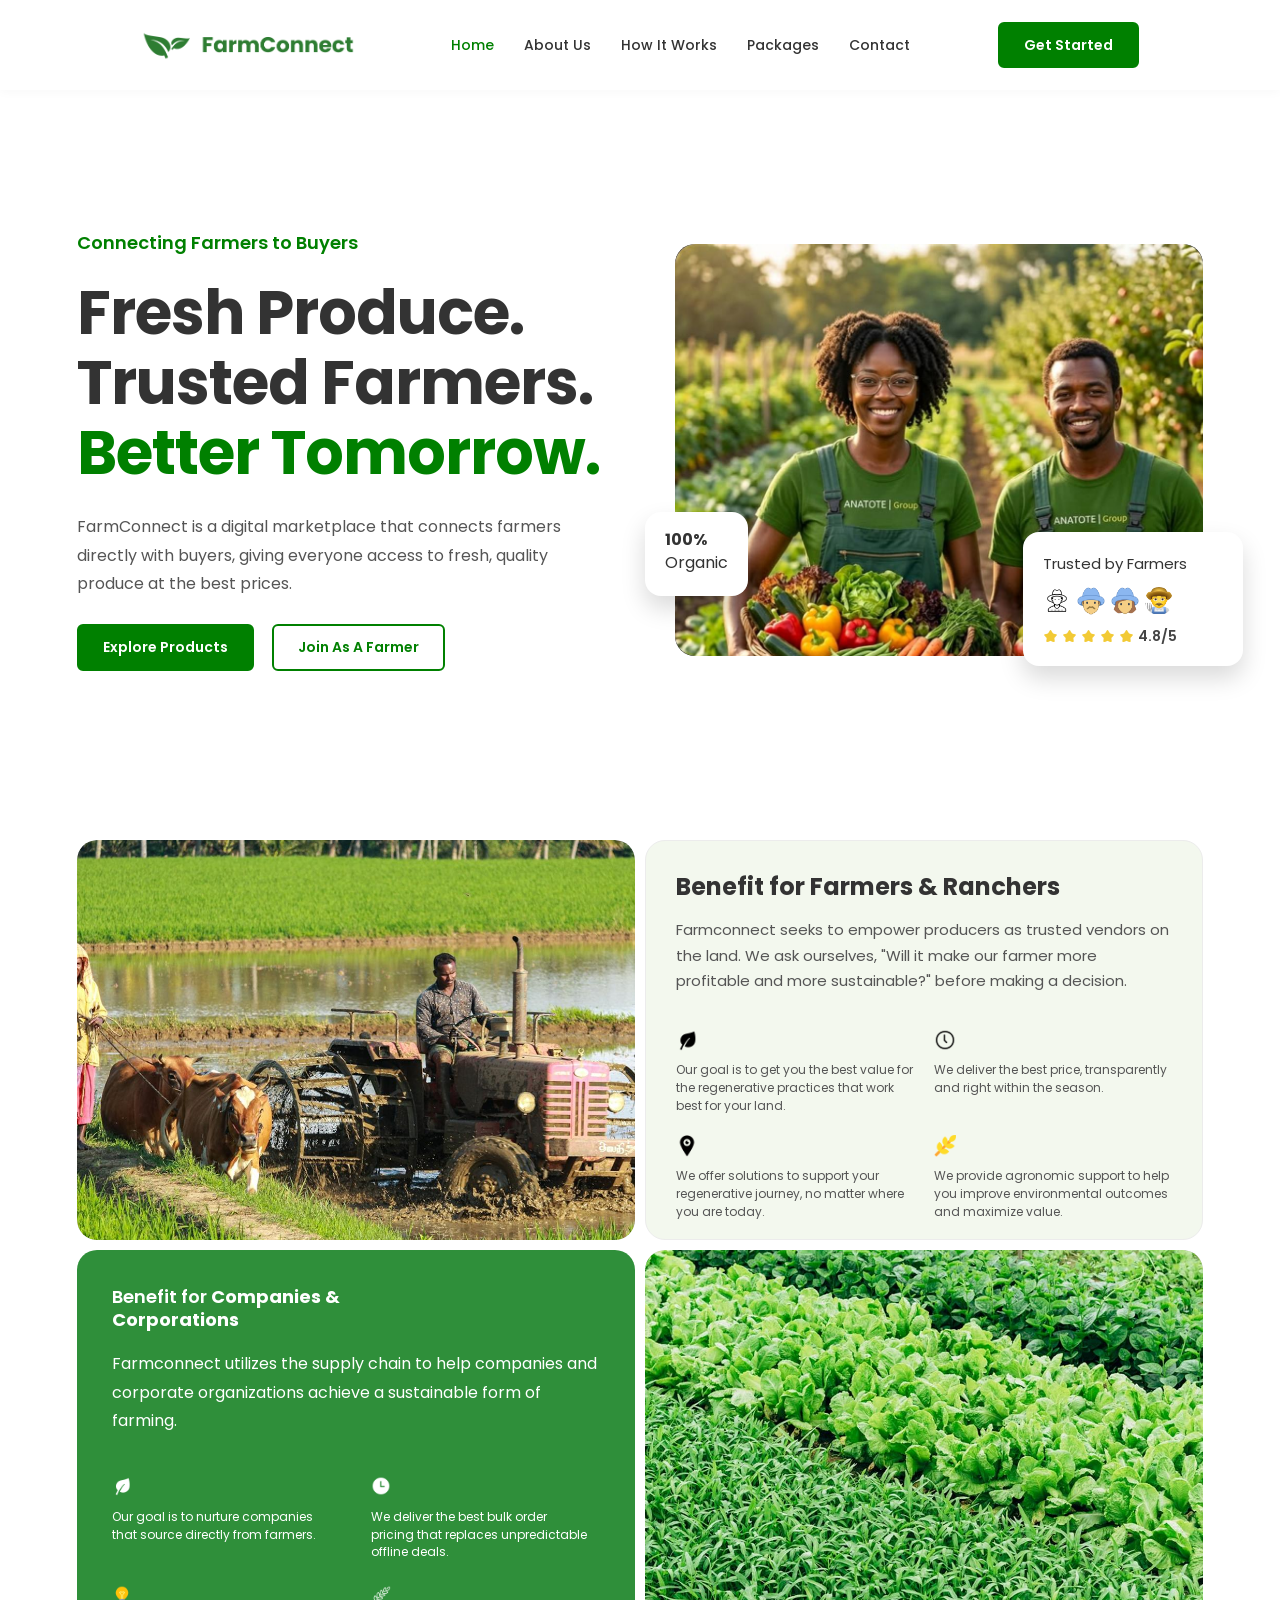
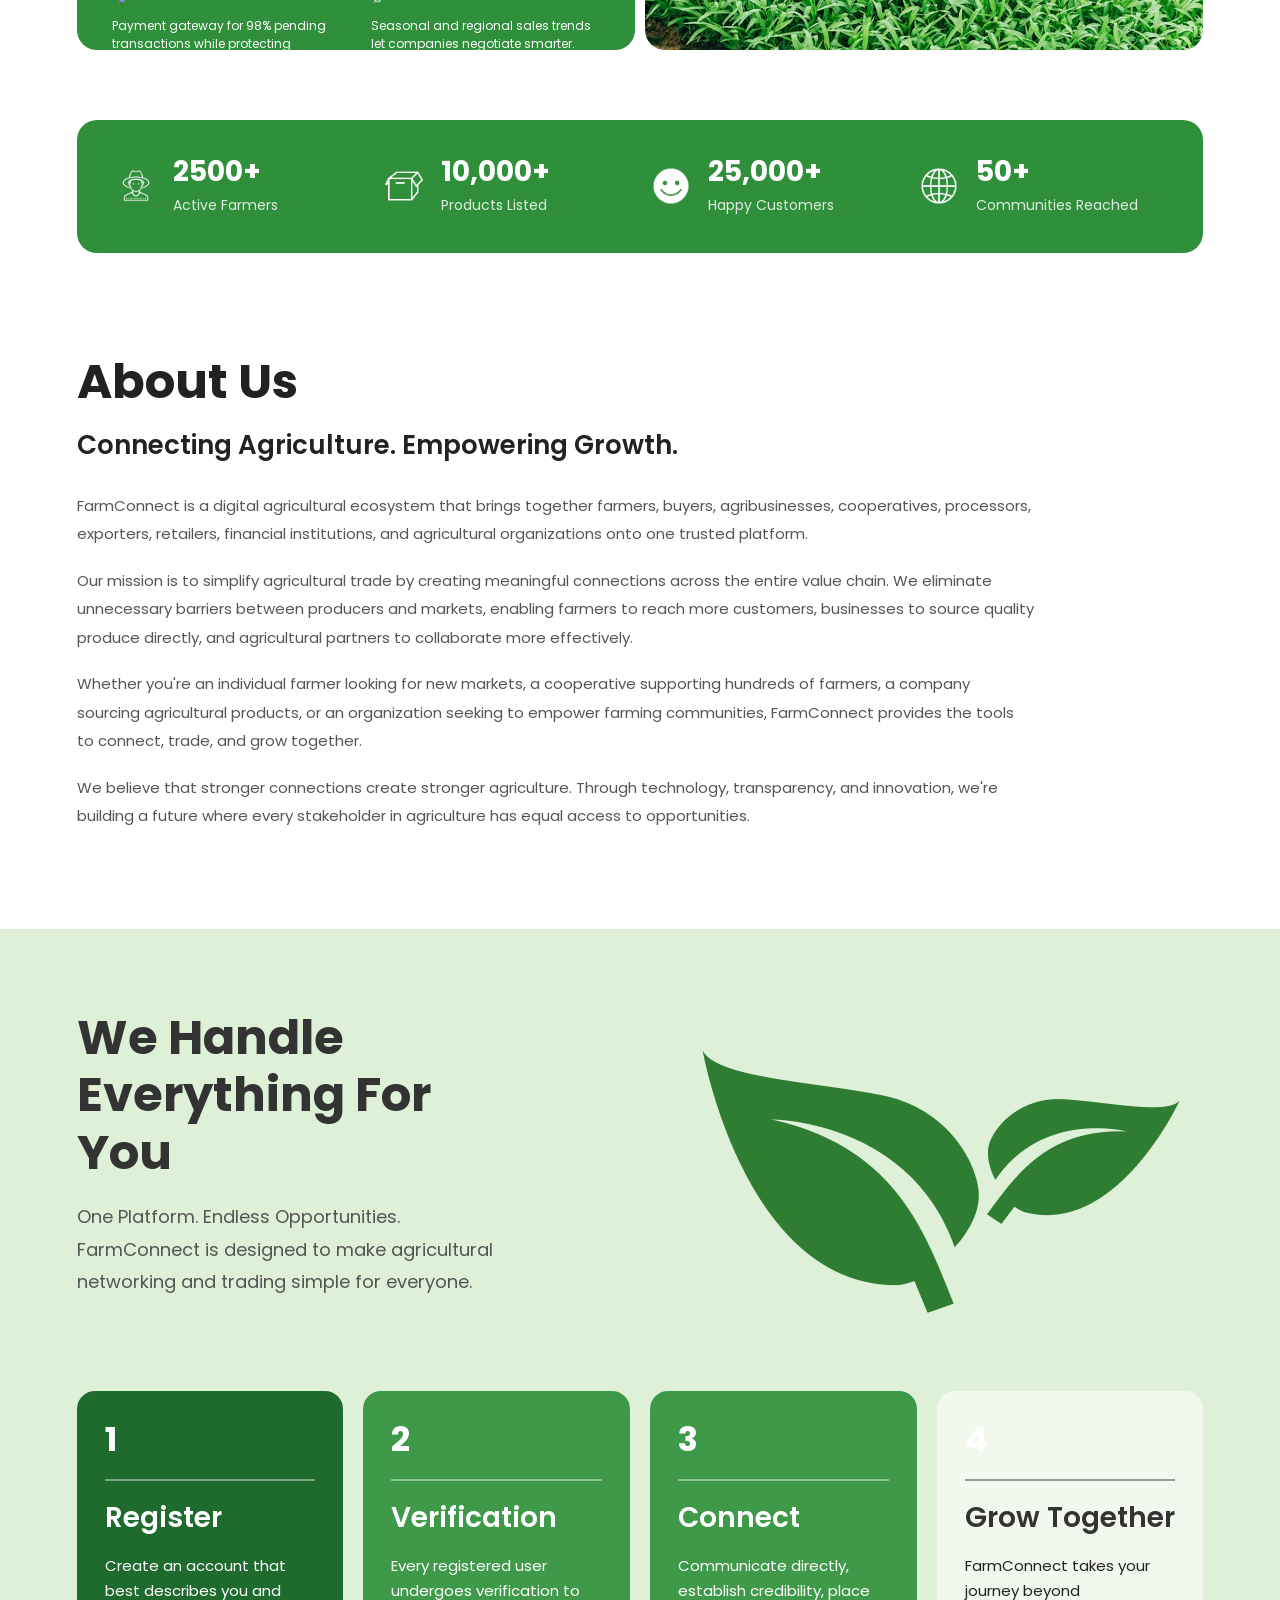
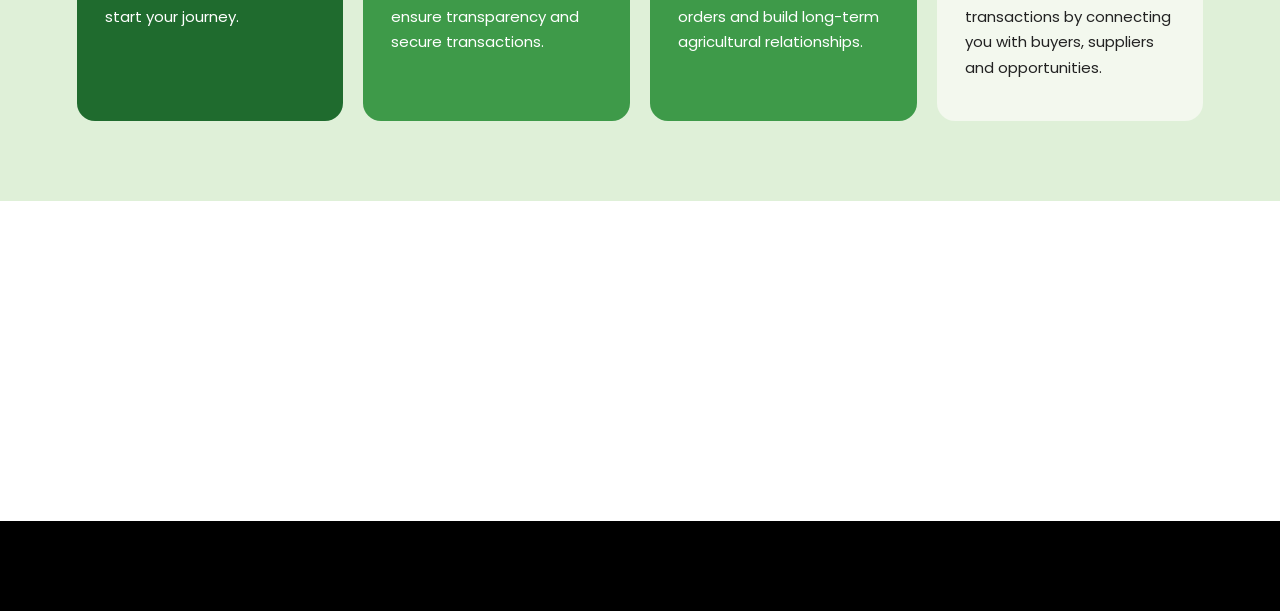
<file: index.html>
<!DOCTYPE html>
<html lang="en">
<head>
    <meta charset="UTF-8">
    <meta name="viewport" content="width=device-width, initial-scale=1.0">
    <title>FarmConnect</title>
        <link rel="stylesheet" href="css/style.css">
       <link rel="stylesheet" href="css/navbar.css">
</head>
<body>
      <!-- HEADER -->
    <header>
        <nav class="navbar container">
              <!-- Logo -->
    <a href="index.html" class="logo">
        <img src="images/logo/Horizontal Logo Gree.png" alt="Horizontal Logo Gree">
    </a>

    <!-- Navigation Links -->
    <ul class="nav-links">

        <li><a href="#home" class="active">Home</a></li>
        <li><a href="#about">About Us</a></li>
        <li><a href="#how-it-works">How It Works</a></li>
        <li><a href="#packages">Packages</a></li>
        <li><a href="#contact">Contact</a></li>

    </ul>

    <!-- Get Started Button -->
    <a href="pages/signup.html" class="btn btn-green">
        Get Started
    </a>

    <!-- Mobile Menu -->
    <div class="menu-toggle">
        <span></span>
        <span></span>
        <span></span>
    </div>

</nav>
    </header>

    <main>

        <!-- HERO -->
        <section id="home" class="hero">
                <div class="container">
                     <!-- LEFT SIDE -->
        <div class="hero-content">

            <span class="hero-subtitle">
                Connecting Farmers to Buyers
            </span>

            <h1 class="hero-title">
                Fresh Produce.
                <br>
                Trusted Farmers.
                <br>
                <span>Better Tomorrow.</span>
            </h1>

            <p class="hero-text">
                FarmConnect is a digital marketplace that connects
                farmers directly with buyers, giving everyone access
                to fresh, quality produce at the best prices.
            </p>

            <div class="hero-buttons">

                <a href="#" class="btn btn-green">
                    Explore Products
                </a>

                <a href="#" class="btn btn-outline">
                    Join As A Farmer
                </a>

            </div>

        </div>

        <!-- RIGHT SIDE -->

        <div class="hero-image">

           <img src="images/hero/two farmers.jpg" alt="Farmer">
                

            <!-- Floating Card -->
            <div class="hero-card card-one">

    <h4>100%</h4>

    <p>Organic</p>

</div>

            <!-- Floating Card -->

<div class="hero-card card-two">

    <p>Trusted by Farmers</p>

    <div class="review-icons">

        <img src="images/icons/icons8-farmer-50.png" alt="">
        <img src="images/icons/icons8-farmer-50-2.png" alt="">
        <img src="images/icons/icons8-gardener-50.png" alt="">
        <img src="images/icons/icons8-man-farmer-50.png" alt="">

    </div>

    <div class="rating">

        <img src="images/icons/icons8-star-filled-50.png" alt="">
        <img src="images/icons/icons8-star-filled-50.png" alt="">
        <img src="images/icons/icons8-star-filled-50.png" alt="">
        <img src="images/icons/icons8-star-filled-50.png" alt="">
        <img src="images/icons/icons8-star-filled-50.png" alt="">

        <span>4.8/5</span>

    </div>

        </div>

    </div>

   </section>

        <!-- BENEFITS -->
        <section id="benefits">
    <div class="container">
         <div class="benefits-grid">

            <!-- Card 1 -->
            <div class="benefit-card card-image">
    <img src="images/hero/driving tractor.jpg" alt="Farmer Driving Tractor">
</div>

            <!-- Card 2 -->
           <div class="benefit-card card-farmers">

    <h3>Benefit for <strong>Farmers & Ranchers</strong></h3>

    <p>
        Farmconnect seeks to empower producers as trusted
        vendors on the land. We ask ourselves,
        "Will it make our farmer more profitable and
        more sustainable?" before making a decision.
    </p>

    <div class="benefit-icons">

        <div class="benefit-item">
            <img src="images/icons/icons8-leaf-50.png" alt="icons8-leaf-50">
            <p>Our goal is to get you the best value for the regenerative practices that work best for your land.</p>
        </div>

        <div class="benefit-item">
            <img src="images/icons/icons8-clock-50.png" alt="icons8-clock-50">
            <p>We deliver the best price, transparently and right within the season.</p>
        </div>

        <div class="benefit-item">
            <img src="images/icons/icons8-location-pin-50.png" alt="icons8-location-pin-50">
            <p>We offer solutions to support your regenerative journey, no matter where you are today.</p>
        </div>

        <div class="benefit-item">
            <img src="images/icons/icons8-wheat-50.png" alt="icons8-wheat-50">
            <p>We provide agronomic support to help you improve environmental outcomes and maximize value.</p>
        </div>

    </div>

</div>

            <!-- Card 3 -->
            <div class="benefit-card card-companies">
<h3>Benefit for <strong>Companies &<br>Corporations</strong></h3>

    <p>
        Farmconnect utilizes the supply chain to help companies
        and corporate organizations achieve a sustainable form of farming.
    </p>

    <div class="benefit-icons">

        <div class="benefit-item">
            <img src="images/icons/white leaf.png" alt="white leaf">
            <p>Our goal is to nurture companies that source directly from farmers.</p>
        </div>

        <div class="benefit-item">
            <img src="images/icons/white clock.png" alt="white clock">
            <p>We deliver the best bulk order pricing that replaces unpredictable offline deals.</p>
        </div>

        <div class="benefit-item">
            <img src="images/icons/icons8-light-bulb-50.png" alt="icons8-light-bulb-50">
            <p>Payment gateway for 98% pending transactions while protecting supply disruptions.</p>
        </div>

        <div class="benefit-item">
            <img src="images/icons/white wheat.png" alt="white wheat">
            <p>Seasonal and regional sales trends let companies negotiate smarter.</p>
        </div>

    </div>

</div>

            <!-- Card 4 -->
            <div class="benefit-card card-image">
    <img src="images/hero/green leaf.jpg" alt="green leaf">

            </div>

        </div>

    </div>

</section>

        <!-- STATISTICS -->
        <section id="statistics">
        <div class="container">
             <div class="statistics-grid">

            <div class="stat-item">

                <img src="images/icons/white farmer.png" alt="white farmer">

                <div class="stat-text">
                    <h3>2500+</h3>
                    <p>Active Farmers</p>
                </div>

            </div>

            <div class="stat-item">

                <img src="images/icons/white empty box.png" alt="white empty box">

                <div class="stat-text">
                    <h3>10,000+</h3>
                    <p>Products Listed</p>
                </div>

            </div>

            <div class="stat-item">

                <img src="images/icons/white happy face.png" alt="white happy face">

                <div class="stat-text">
                    <h3>25,000+</h3>
                    <p>Happy Customers</p>
                </div>

            </div>

            <div class="stat-item">

                <img src="images/icons/white globe.png" alt="white globe">

                <div class="stat-text">
                    <h3>50+</h3>
                    <p>Communities Reached</p>
                </div>

            </div>

        </div>

    </div>

</section>
        <!-- ABOUT -->
        <section id="about">
        <div class="container">
 <div class="about-wrapper">

            <h2>About Us</h2>

            <h3>Connecting Agriculture. Empowering Growth.</h3>

            <p>
                FarmConnect is a digital agricultural ecosystem that brings together farmers, buyers,
                agribusinesses, cooperatives, processors, exporters, retailers, financial institutions,
                and agricultural organizations onto one trusted platform.
            </p>

            <p>
                Our mission is to simplify agricultural trade by creating meaningful connections across
                the entire value chain. We eliminate unnecessary barriers between producers and markets,
                enabling farmers to reach more customers, businesses to source quality produce directly,
                and agricultural partners to collaborate more effectively.
            </p>

            <p>
                Whether you're an individual farmer looking for new markets, a cooperative supporting
                hundreds of farmers, a company sourcing agricultural products, or an organization seeking
                to empower farming communities, FarmConnect provides the tools to connect, trade, and
                grow together.
            </p>

            <p>
                We believe that stronger connections create stronger agriculture. Through technology,
                transparency, and innovation, we're building a future where every stakeholder in agriculture
                has equal access to opportunities.
            </p>

        </div>

    </div>
</section>
        <!-- HOW IT WORKS -->
        <section id="how-it-works">
                <div class="container">
<div class="how-header">

            <div class="how-title">
                <h2>We Handle Everything For You</h2>

                <p>
                    One Platform. Endless Opportunities. FarmConnect is designed to
                    make agricultural networking and trading simple for everyone.
                </p>
            </div>

            <div class="steps-leaf">
                <img src="images/logo/Leaf Logo.png" alt="Leaf Logo">
            </div>

        </div>

        <div class="steps">

            <!-- CARD 1 -->
            <div class="step-card green dark-green">

                <h3 class="step-number">1</h3>

                <div class="line"></div>

                <h4>Register</h4>

                <p>
                    Create an account that best describes you and start your journey.
                </p>

            </div>

            <!-- CARD 2 -->
            <div class="step-card green">

                <h3 class="step-number">2</h3>

                <div class="line"></div>

                <h4>Verification</h4>

                <p>
                    Every registered user undergoes verification to ensure transparency
                    and secure transactions.
                </p>

            </div>

            <!-- CARD 3 -->
            <div class="step-card green">

                <h3 class="step-number">3</h3>

                <div class="line"></div>

                <h4>Connect</h4>

                <p>
                    Communicate directly, establish credibility, place orders and build
                    long-term agricultural relationships.
                </p>

            </div>

            <!-- CARD 4 -->
            <div class="step-card light">

                <h3 class="step-number">4</h3>

                <div class="line"></div>

                <h4>Grow Together</h4>

                <p>
                    FarmConnect takes your journey beyond transactions by connecting you
                    with buyers, suppliers and opportunities.
                </p>

            </div>

        </div>

    </div>

</section>
        <!-- PACKAGE -->
        <section id="packages">
    <div class="container">
 </div>
        </section>

        <!-- NEWSLETTER -->
        <section id="newsletter">
    <div class="container">
 </div>
        </section>

    </main>

    <!-- FOOTER -->
    <footer id="contact">
<div class="container">
 </div>
    </footer>
 <!-- JavaScript -->
    <script src="js/script.js"></script>

</body>
</html>
</file>
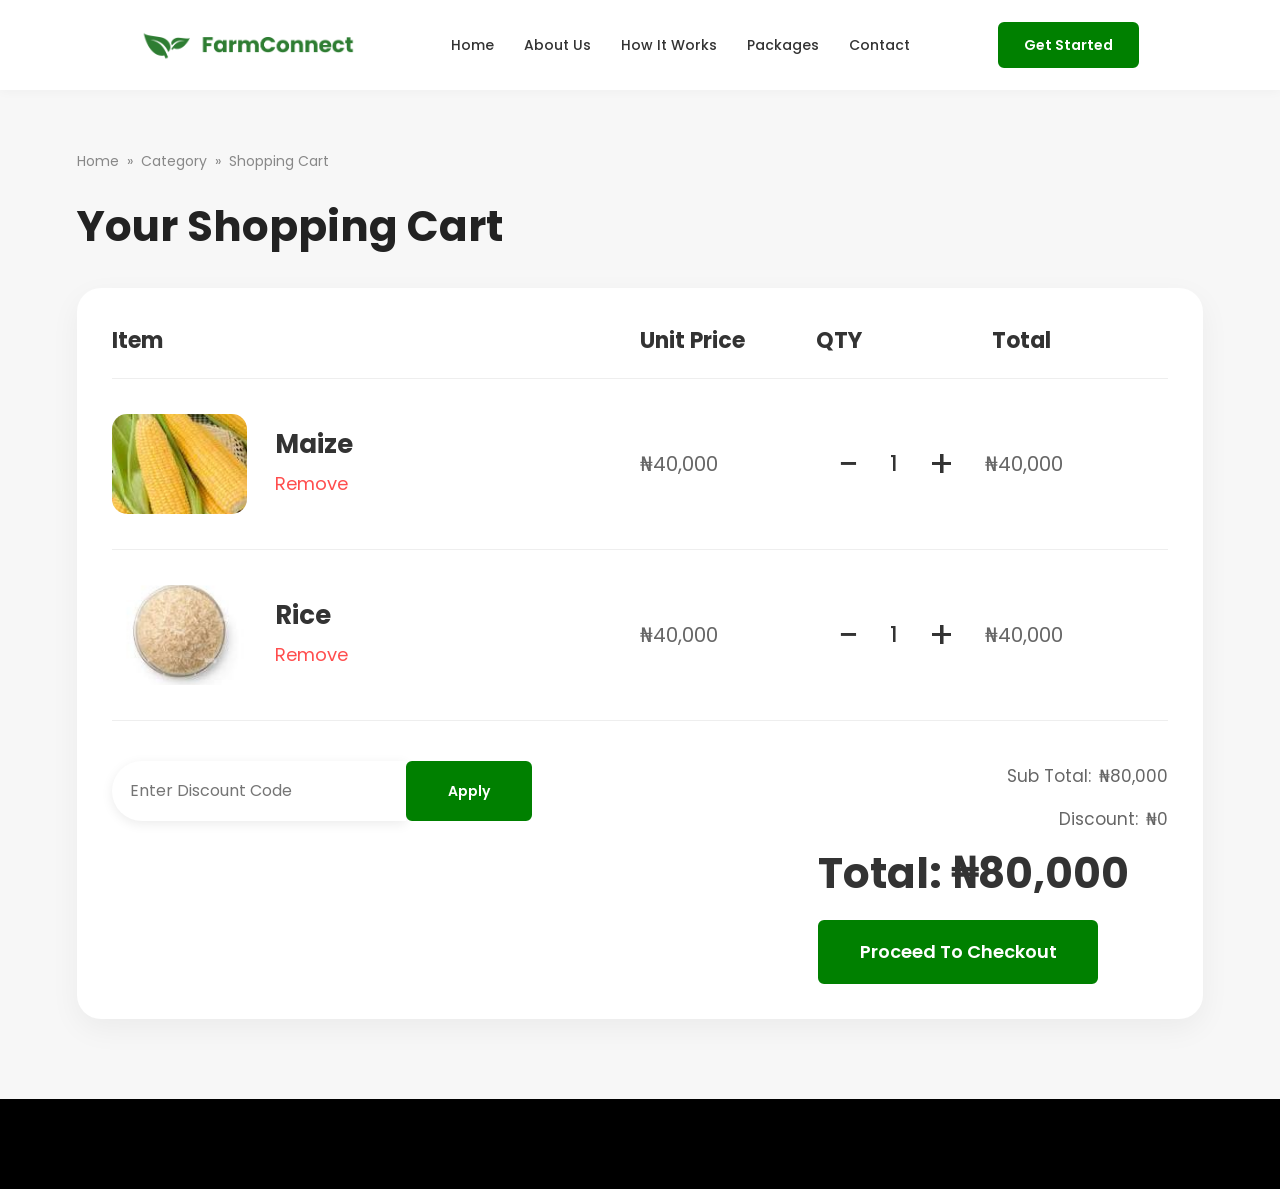
<file: pages/cart.html>
<!DOCTYPE html>
<html lang="en">

<head>
    <meta charset="UTF-8">
    <meta name="viewport" content="width=device-width, initial-scale=1.0">
    <title>Shopping Cart | FarmConnect</title>

    <link rel="stylesheet" href="../css/style.css">
<link rel="stylesheet" href="../css/navbar.css">
</head>

<body>

    <header>
       <nav class="navbar container">
              <!-- Logo -->
   <a href="../index.html" class="logo">
    <img src="../images/logo/Horizontal Logo Gree.png" alt="FarmConnect Logo">
</a>

    <!-- Navigation Links -->
    <ul class="nav-links">

        <li><a href="#home" class="active">Home</a></li>
        <li><a href="#about">About Us</a></li>
        <li><a href="#how-it-works">How It Works</a></li>
        <li><a href="#packages">Packages</a></li>
        <li><a href="#contact">Contact</a></li>

    </ul>

    <!-- Get Started Button -->
    <a href="pages/signup.html" class="btn btn-green">
        Get Started
    </a>

    <!-- Mobile Menu -->
    <div class="menu-toggle">
        <span></span>
        <span></span>
        <span></span>
    </div>

</nav>
    </header>

    <main>

        <section id="cart-page">

            <div class="container">

                <div class="breadcrumb">

    <a href="../index.html">Home</a>

    <span>»</span>

    <a href="products.html">Category</a>

    <span>»</span>

    <span>Shopping Cart</span>

</div>

                <h1>Your Shopping Cart</h1>

                <div class="cart-wrapper">

                    <div class="cart-table">

                        <div class="cart-header">

                            <span>Item</span>

                            <span>Unit Price</span>

                            <span>QTY</span>

                            <span>Total</span>

                        </div>
                        <div class="cart-item">

    <div class="product-info">

        <img src="../images/company png/maize.jpg" alt="maize">

        <div>

            <h3>Maize</h3>

            <button class="remove-btn">
                Remove
            </button>

        </div>

    </div>

    <div class="price" data-price="40000">
    ₦40,000
</div>

<div class="quantity">
    <button class="minus">−</button>
    <span class="qty">1</span>
    <button class="plus">+</button>
</div>

<div class="total">
    ₦40,000
</div>

</div>


<div class="cart-item">

    <div class="product-info">

        <img src="../images/company png/rice...jpg" alt="rice">

        <div>

            <h3>Rice</h3>

            <button class="remove-btn">
                Remove
            </button>

        </div>

    </div>

    <div class="price" data-price="40000">
    ₦40,000
</div>

<div class="quantity">
    <button class="minus">−</button>
    <span class="qty">1</span>
    <button class="plus">+</button>
</div>

<div class="total">
    ₦40,000
</div>

</div>
 <!-- Empty Cart Message -->
    <div class="empty-cart" style="display:none;">

        <h2>Your cart is empty 🛒</h2>

        <p>
            Looks like you haven't added any products yet.
        </p>

        <a href="../index.html" class="btn btn-green">
            Continue Shopping
        </a>

    </div>

</div> <!-- End of cart-table -->

<div class="cart-footer">

    <div class="discount-box">

        <input
            type="text"
            placeholder="Enter Discount Code">

        <button class="btn btn-green">

            Apply

        </button>

    </div>

    <div class="cart-summary">

        <p>
Sub Total:
<span class="subtotal">₦80,000</span>
</p>

        <p>

            Discount:

            <span>₦0</span>

        </p>

        <h2>
Total:
<span class="grand-total">₦80,000</span>
</h2>
        <a href="checkout.html"
            class="btn btn-green">

            Proceed To Checkout

        </a>

    </div>

</div>

</div>

</section>

</main>
<footer>

</footer>
<script src="../js/script.js"></script>
</body>

</html>
</file>
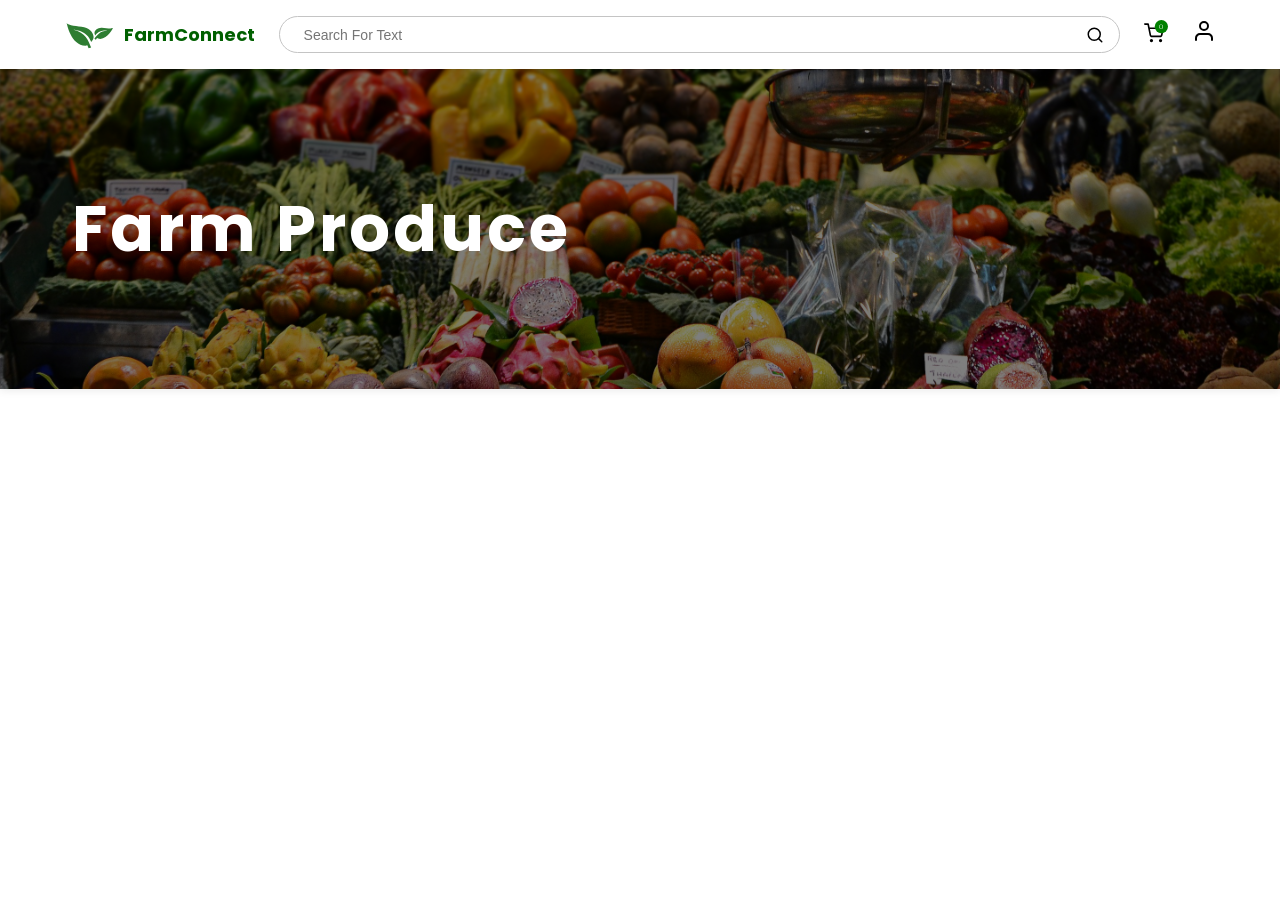
<file: pages/category.html>
<!DOCTYPE html>
<html lang="en">
<head>
    <meta charset="UTF-8">
    <meta name="viewport" content="width=device-width, initial-scale=1.0">
    <title>Product Page</title>

       <link rel="stylesheet" href="https://cdnjs.cloudflare.com/ajax/libs/font-awesome/6.7.2/css/all.min.css">

     <link rel="preconnect" href="https://fonts.googleapis.com">
  <link rel="preconnect" href="https://gstatic.com" crossorigin>
  <link href="https://fonts.googleapis.com/css2?family=Poppins:wght@300;400;500;600;700;800&display=swap" rel="stylesheet">
    <link rel="stylesheet" href="/css/category.css">
</head>
<body>
    <header class="navbar-header">
  <nav class="navbar">
    
    <!-- Left Section: Logo & Name -->
    <a href="/pages/home.html" class="nav-logo">
      
      <img src="/icons/logo.svg" alt="Logo" class="logo-img">
      <span class="nav-name">FarmConnect</span>
    </a>

    <!-- Center Section: Search Engine -->
    <div class="nav-search-container">
      <form class="nav-search-form" action="search-results.html" method="GET">
        <input type="text" name="query" placeholder="Search For Text" class="search-input">
        <button type="submit" class="search-submit-btn">
          <img src="/icons/search.svg" alt="Search" class="search-img-icon">
        </button>
      </form>
    </div>

   
    <div class="nav-actions">
      <a href="/cart" class="nav-icon-link">
    
        <img src="/icons/shopping cart.svg" alt="Cart" class="nav-icon">
      </a>
      <a href="/profile" class="nav-icon-link">
        <img src="/icons/user.svg" alt="Profile" class="nav-icon">
      </a>
    </div>
  </nav>
</header>

 <section class="flash-sale-section">
   
  <div class="sale-banner-image-box">
    
    <div class="sale-content-right">
      <span class="sale-tagline">Farm Produce</span>

    </div>

  </div>
</section>
</body>
</html>
</file>
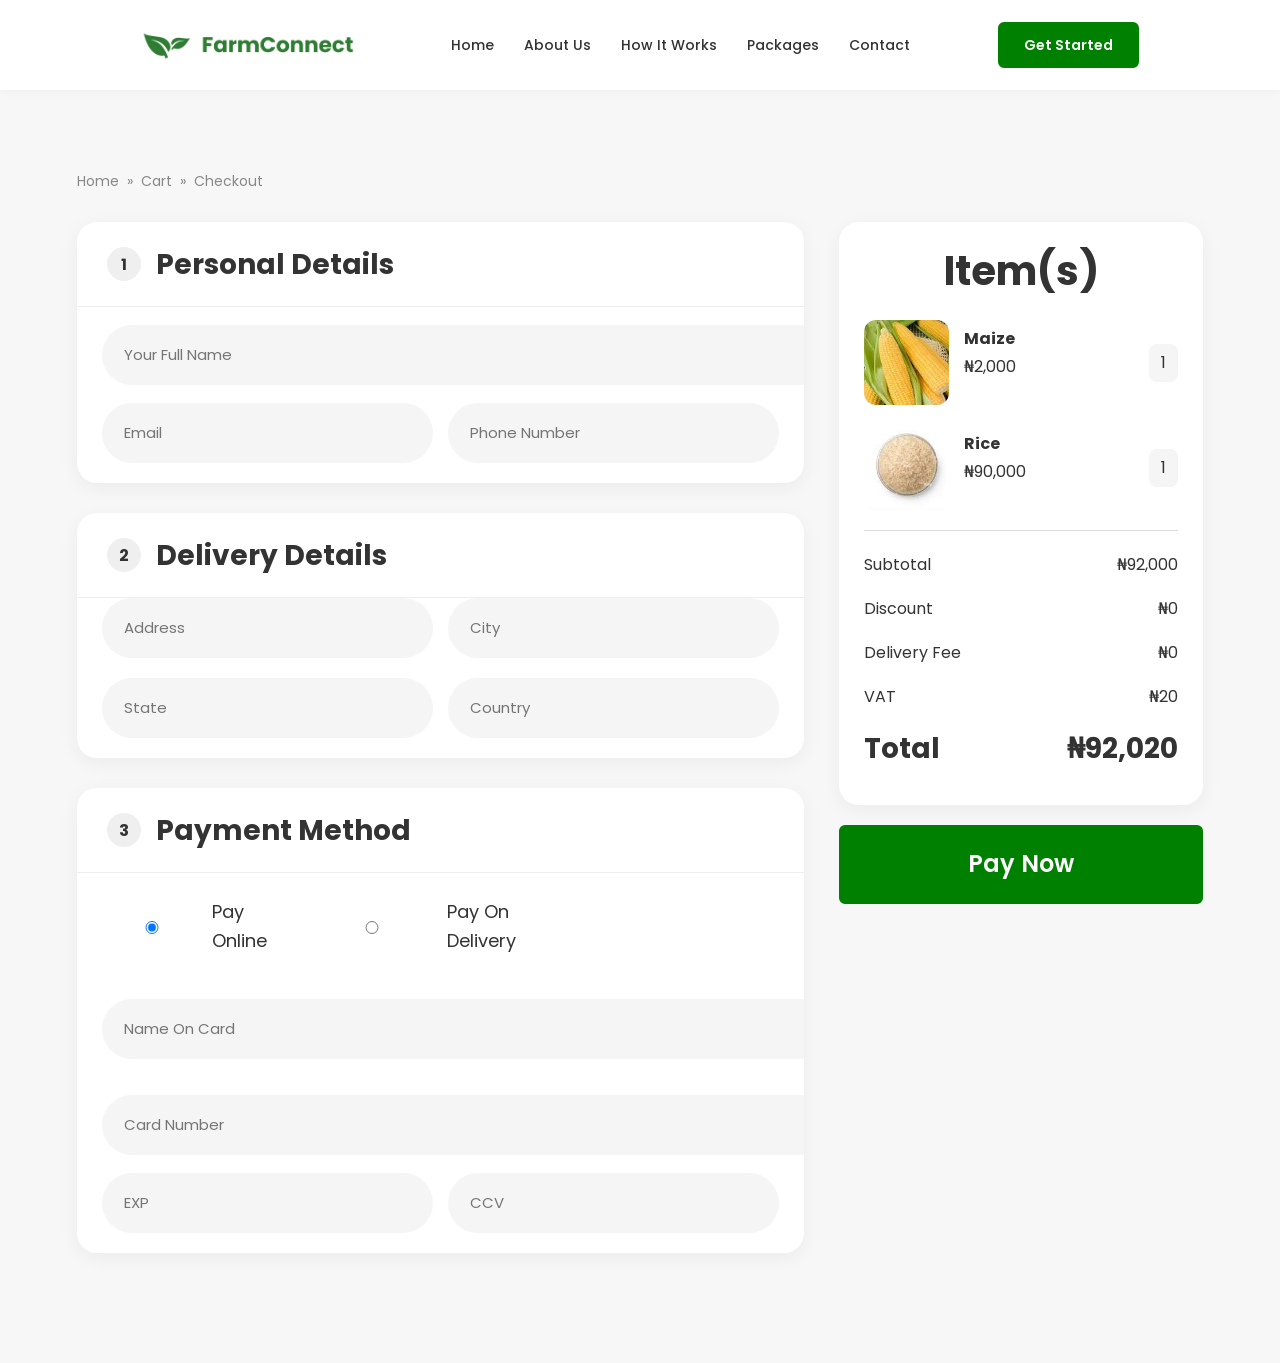
<file: pages/checkout.html>
<!DOCTYPE html>
<html lang="en">
<head>
    <meta charset="UTF-8">
    <meta name="viewport" content="width=device-width, initial-scale=1.0">
    <title>FarmConnect Checkout</title>
    <link rel="stylesheet" href="../css/style.css">
<link rel="stylesheet" href="../css/navbar.css">
</head>
<body>
     <header>
        <nav class="navbar container">
              <!-- Logo -->
    <a href="index.html" class="logo">
        <img src="../images/logo/Horizontal Logo Gree.png" alt="Horizontal Logo Gree">
    </a>

    <!-- Navigation Links -->
    <ul class="nav-links">

        <li><a href="#home" class="active">Home</a></li>
        <li><a href="#about">About Us</a></li>
        <li><a href="#how-it-works">How It Works</a></li>
        <li><a href="#packages">Packages</a></li>
        <li><a href="#contact">Contact</a></li>

    </ul>

    <!-- Get Started Button -->
    <a href="pages/signup.html" class="btn btn-green">
        Get Started
    </a>

    <!-- Mobile Menu -->
    <div class="menu-toggle">
        <span></span>
        <span></span>
        <span></span>
    </div>

</nav>
    </header>
   <main>
    <section id="checkout-page">

<div class="container">

<div class="breadcrumb">
<a href="../index.html">Home</a>
<span>»</span>
<a href="cart.html">Cart</a>
<span>»</span>
<span>Checkout</span>
</div>

<div class="checkout-grid">

<!-- LEFT SIDE -->
<div class="checkout-left">

<!-- PERSONAL DETAILS -->
<div class="checkout-card">

<div class="card-title">
<span class="step-circle">1</span>
<h2>Personal Details</h2>
</div>

<div class="form-group">
<input type="text" id="fullName" placeholder="Your Full Name">
</div>

<div class="form-row">

<input type="email" id="email" placeholder="Email">

<input type="text" id="phone" placeholder="Phone Number">
</div>

</div>

<!-- DELIVERY -->

<div class="checkout-card">

<div class="card-title">

<span class="step-circle">2</span>

<h2>Delivery Details</h2>

</div>

<div class="form-row">

<input type="text" id="address" placeholder="Address">

<input type="text" id="city" placeholder="City">

</div>

<div class="form-row">

<input type="text" id="state" placeholder="State">

<input type="text" id="country" placeholder="Country">
</div>

</div>

<!-- PAYMENT -->

<div class="checkout-card">

<div class="card-title">

<span class="step-circle">3</span>

<h2>Payment Method</h2>

</div>

<div class="payment-options">

    <label>
        <input type="radio" name="payment" value="online" checked>
        <span>Pay Online</span>
    </label>

    <label>
        <input type="radio" name="payment" value="delivery">
        <span>Pay On Delivery</span>
    </label>

</div>

<input type="text" placeholder="Name On Card">

<input type="text" placeholder="Card Number">

<div class="form-row">

<input type="text" placeholder="EXP">

<input type="text" placeholder="CCV">

</div>

</div>

</div>

<!-- RIGHT SIDE -->

<div class="checkout-right">

<div class="summary-card">

<h2>Item(s)</h2>

<div class="summary-item">

<img src="../images/company png/maize.jpg">

<div>

<h4>Maize</h4>

<p>₦2,000</p>

</div>

<span>1</span>

</div>

<div class="summary-item">

<img src="../images/company png/rice...jpg">

<div>

<h4>Rice</h4>

<p>₦90,000</p>

</div>

<span>1</span>

</div>

<hr>

<p>Subtotal <span>₦92,000</span></p>

<p>Discount <span>₦0</span></p>

<p>Delivery Fee <span>₦0</span></p>

<p>VAT <span>₦20</span></p>

<h3>Total <span>₦92,020</span></h3>

</div>

<button class="btn btn-green pay-btn" id="payBtn">
    Pay Now
</button>

</div>

</div>

</div>

</section>

   </main>
   <script src="../js/script.js"></script>

</body>
</html>
</file>
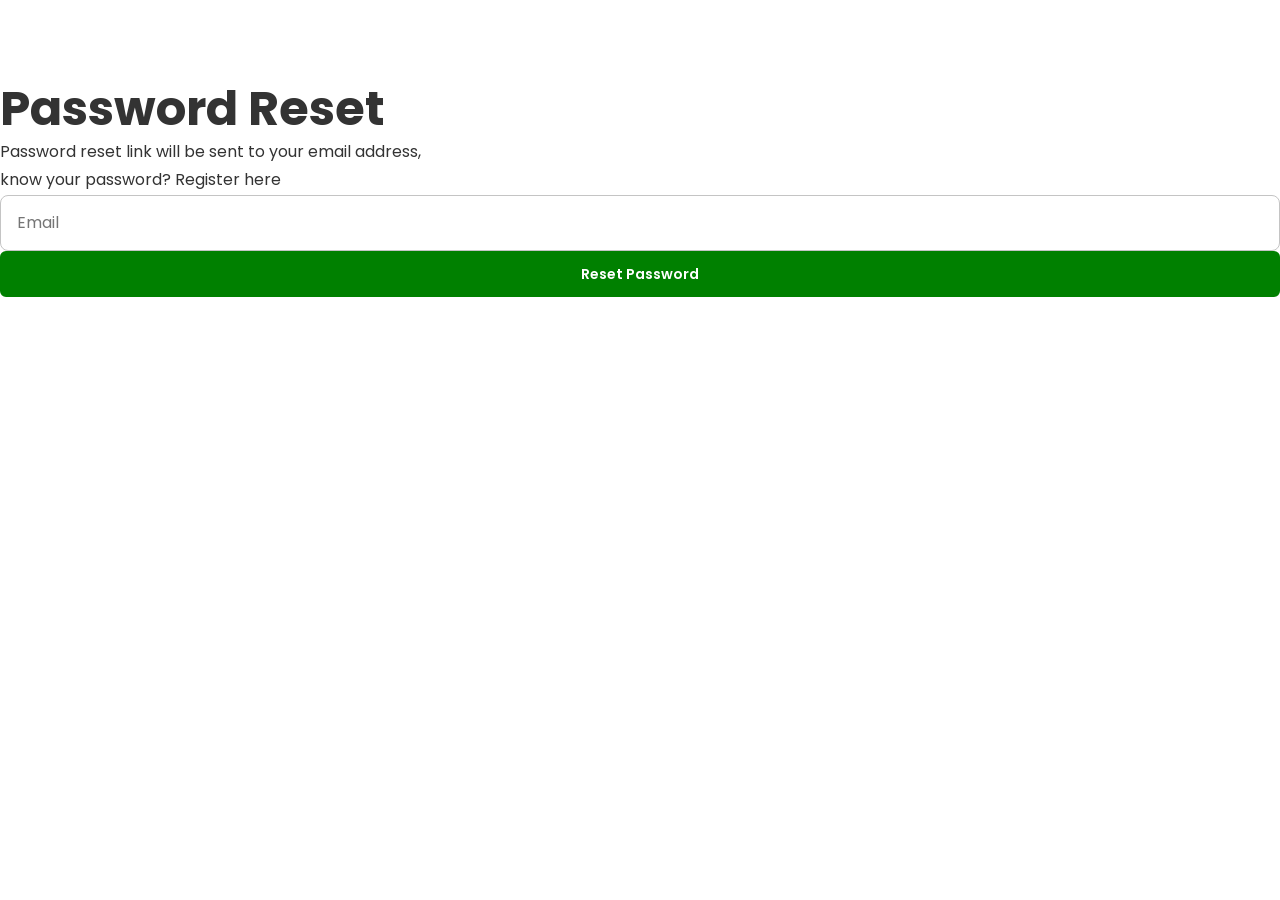
<file: pages/forgot-password.html>
<!DOCTYPE html>
<html lang="en">
<head>
  <meta charset="UTF-8">
  <meta name="viewport" content="width=device-width, initial-scale=1.0">
  <title>FarmConnect - Forgot Password</title>
  <link rel="stylesheet" href="../css/style.css">
</head>
<body>
  <section class="reset-password">

    <div class="reset-content">

        <h1>Password Reset</h1>

        <p class="reset-text">
            Password reset link will be sent to your email address,
            <br>
            know your password?
            <a href="signup.html">Register here</a>
        </p>
 
        <div class="reset-card">

            <form>

                <input
                    type="email"
                    placeholder="Email"
                >

                <button
                    type="submit"
                    class="btn btn-green btn-full reset-btn">

                    Reset Password

                </button>

            </form>

        </div>

    </div>

</section>
</body>
</html>
</file>
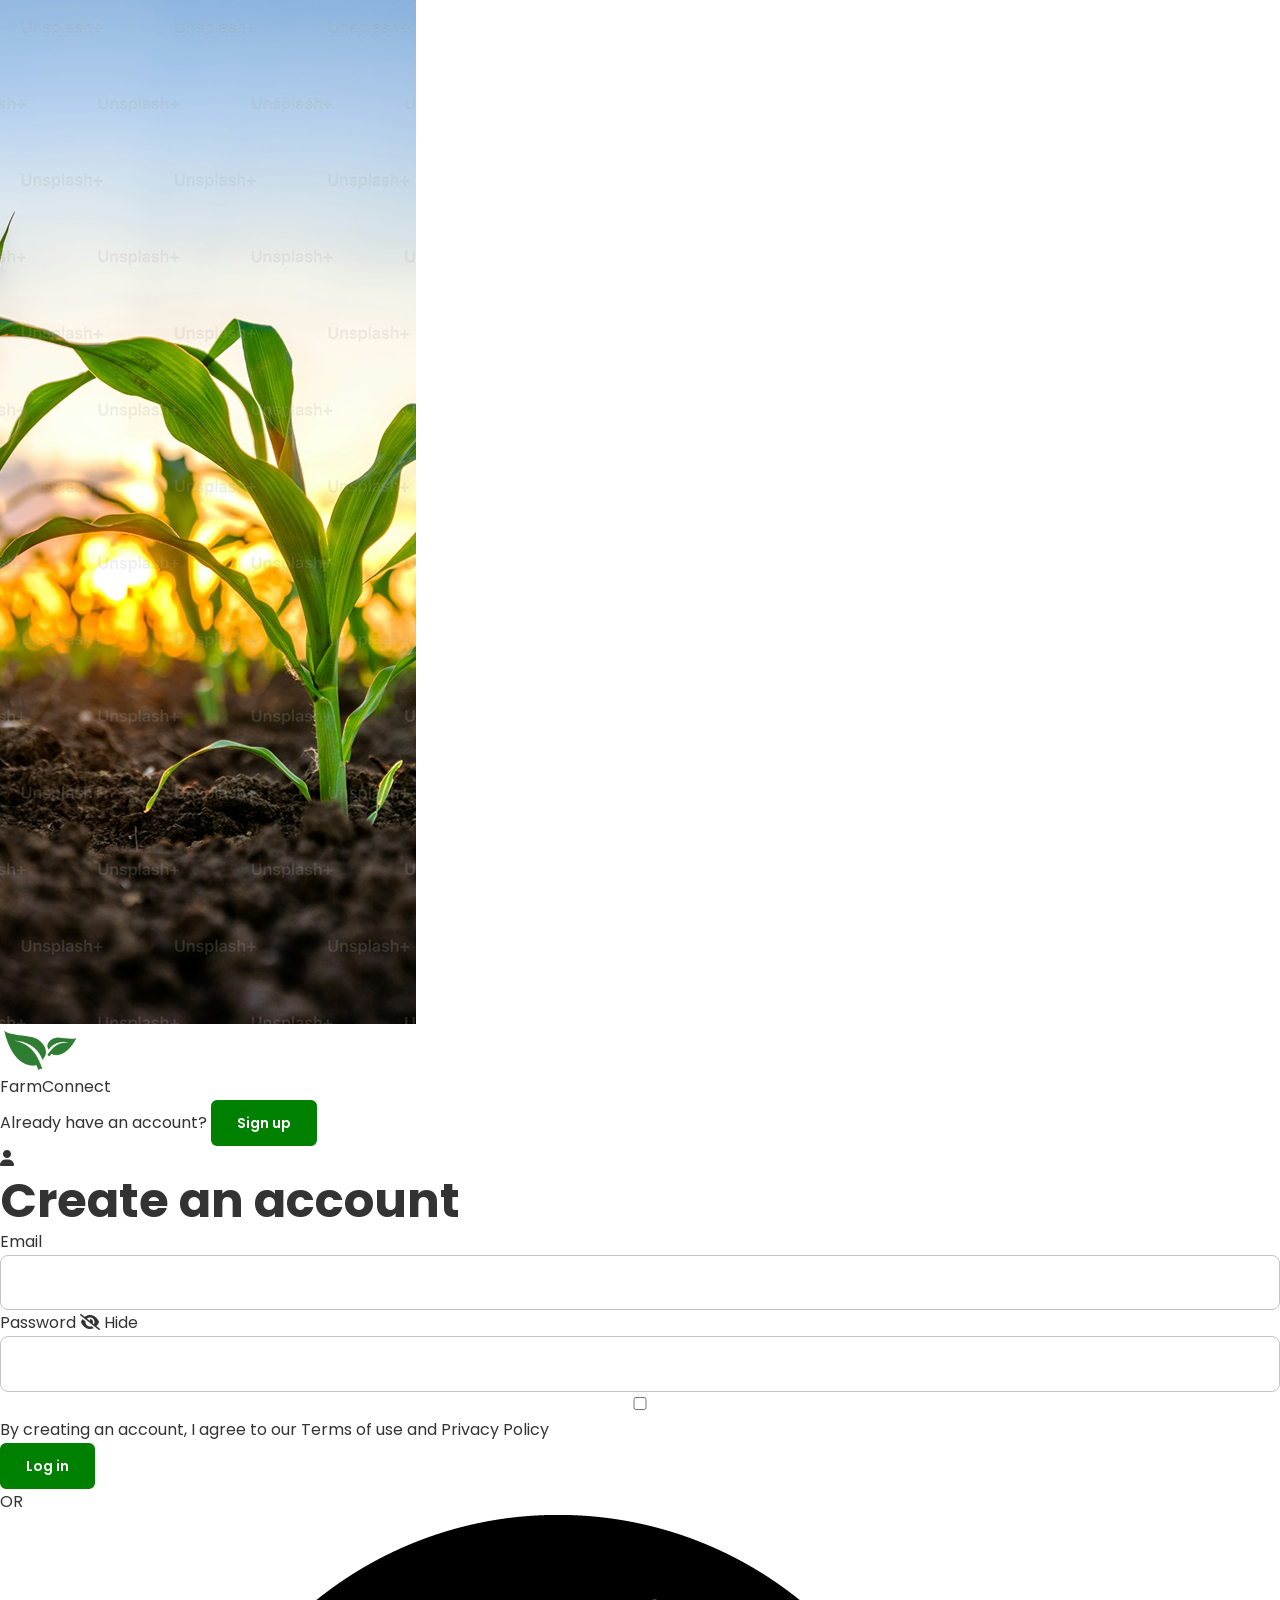
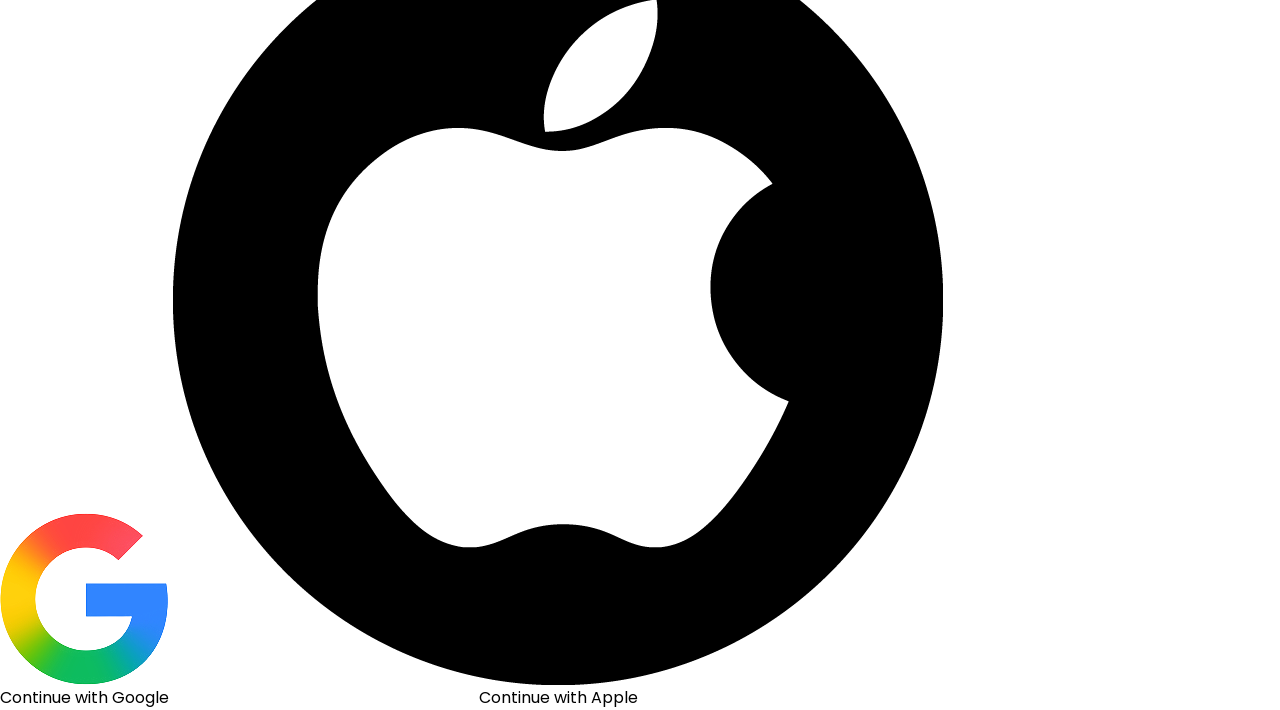
<file: pages/login.html>
<!DOCTYPE html>
<html lang="en">
<head>
    <meta charset="UTF-8">
    <meta name="viewport" content="width=device-width, initial-scale=1.0">
    <title>FarmConnect Login</title>

    <link
    rel="stylesheet"
    href="https://cdnjs.cloudflare.com/ajax/libs/font-awesome/6.7.2/css/all.min.css">

    <link rel="stylesheet" href="../css/style.css">
    <script src="../js/auth.js" defer></script>
</head>

<body>

    <div class="auth-container">

        <!-- Left Side -->

        <div class="image-side">

            <img src="../images/login-Image.png" alt="Farm Image">

        </div>

        <!-- Right Side -->

        <div class="form-side">

            <div class="top-nav">

                <a href="../index.html" class="logo">
                    <img src="../icons/Leaf.png" alt="leaf-logo" class="logo-icon">
                    FarmConnect
                </a>

                <div class="login-link">

                    <span>Already have an account?</span>

                    <a href="signup.html" class="btn btn-green">
                        Sign up
                    </a>

                </div>

            </div>
            <div class="auth-content">

                <div class="auth-card">

                    <div class="avatar">
                        <i class="fa-solid fa-user"></i>
                    </div>

                    <h1 class="text">Create an account</h1>


                    <form>

                        <div class="form-group">
                            <label>Email</label>
                            <input type="email">
                        </div>

                        <div class="form-group">

                            <div class="password-header">
                                <label for="password">Password</label>

                                <span class="hide-password" id="togglePassword">
                                    <i class="fa-solid fa-eye-slash"></i>
                                    Hide
                                </span>
                            </div>

                            <input type="password" id="password">

                        </div>

                        <div class="form-group">

                            <label class="checkbox-label">
                                <input type="checkbox">
                                By creating an account, I agree to our Terms of use and Privacy Policy
                            </label>

                        </div>

                        <button class="btn btn-green login-btn">
                            Log in
                        </button>
                        <div class="divider">
                            <span>OR</span>
                        </div>

                        <button type="button" class="social-btn">
                            <img src="../icons/Google-Logo.png" alt="Google" class="social-icon">
                            Continue with Google
                        </button>

                        <button type="button" class="social-btn">
                            <img src="../icons/Apple-logo.png" alt="Apple" class="social-icon">
                            Continue with Apple
                        </button>
                    </form>
                </div>

            </div>

        </div>

    </div>

</body>
</html>
</file>
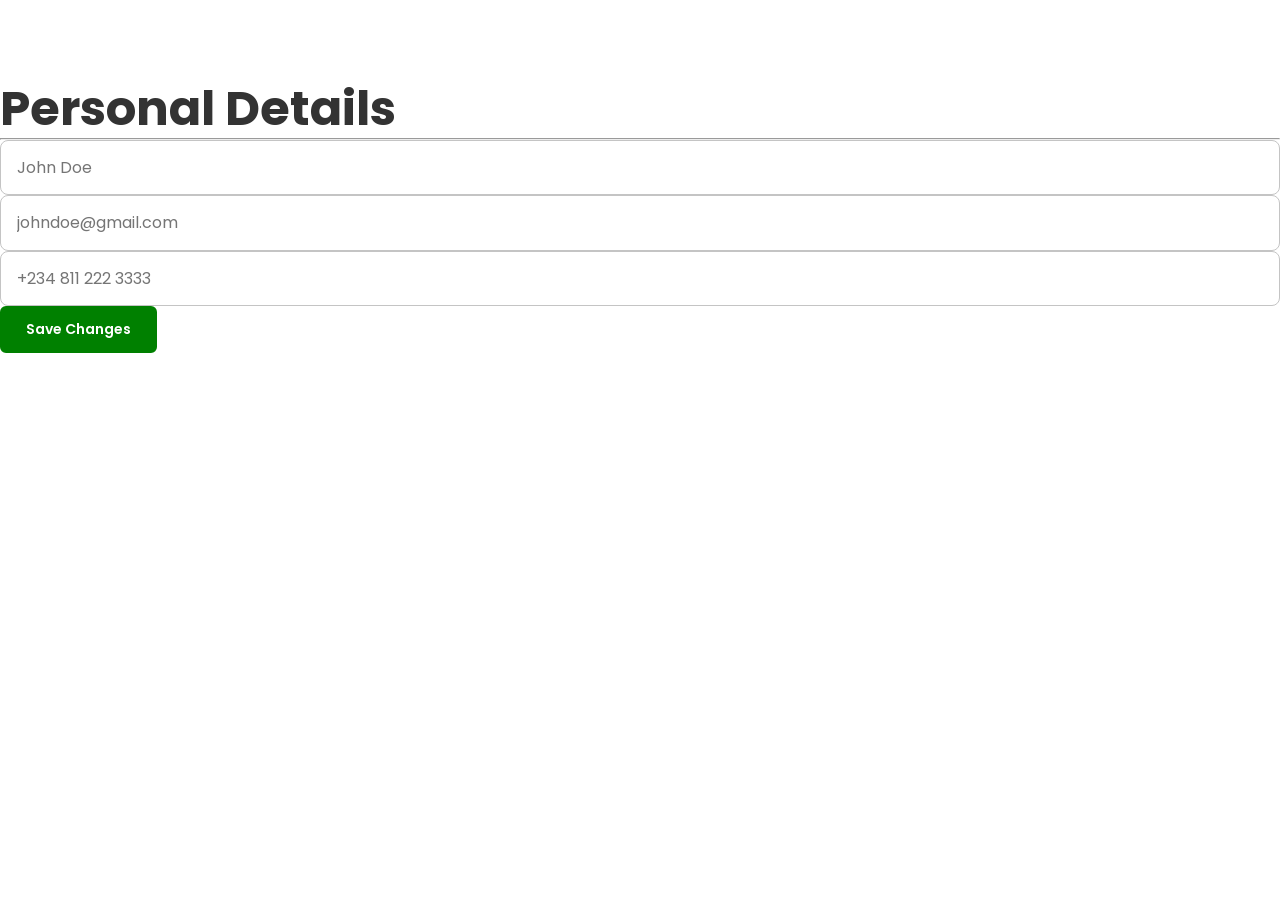
<file: pages/personal-details.html>
<!DOCTYPE html>
<html lang="en">
<head>
  <meta charset="UTF-8">
  <meta name="viewport" content="width=device-width, initial-scale=1.0">
  <title>FarmConnect - Personal Details</title>
  <link rel="stylesheet" href="../css/style.css">
</head>
<body>
  <section class="profile-section">

    <div class="profile-card">

        <h1>Personal Details</h1>

        <hr>

        <form class="profile-form">

            <input
                type="text"
                placeholder="John Doe"
            >

            <div class="profile-row">

                <input
                    type="email"
                    placeholder="johndoe@gmail.com"
                >

                <input
                    type="tel"
                    placeholder="+234 811 222 3333"
                >

            </div>

            <button
                type="submit"
                class="btn btn-green save-btn">
                Save Changes
            </button>

        </form>

    </div>

</section>
</body>
</html>
</file>
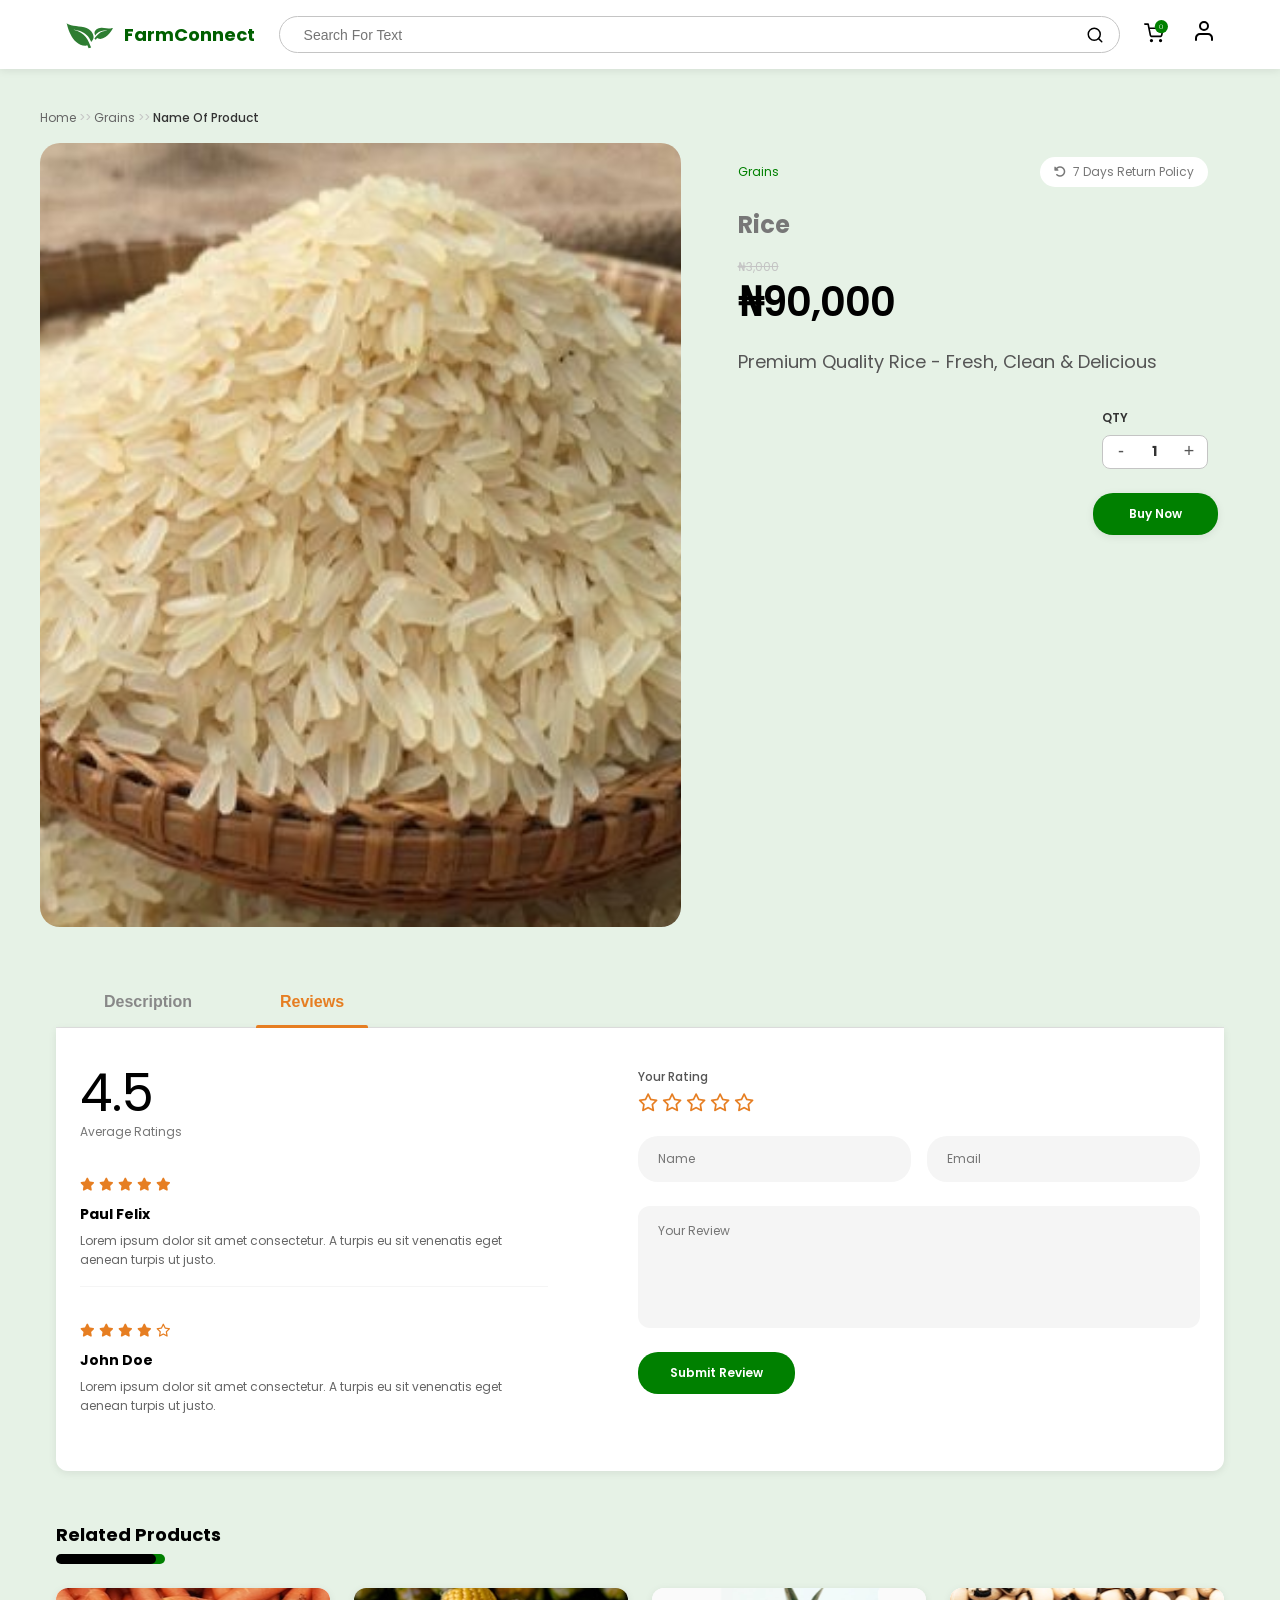
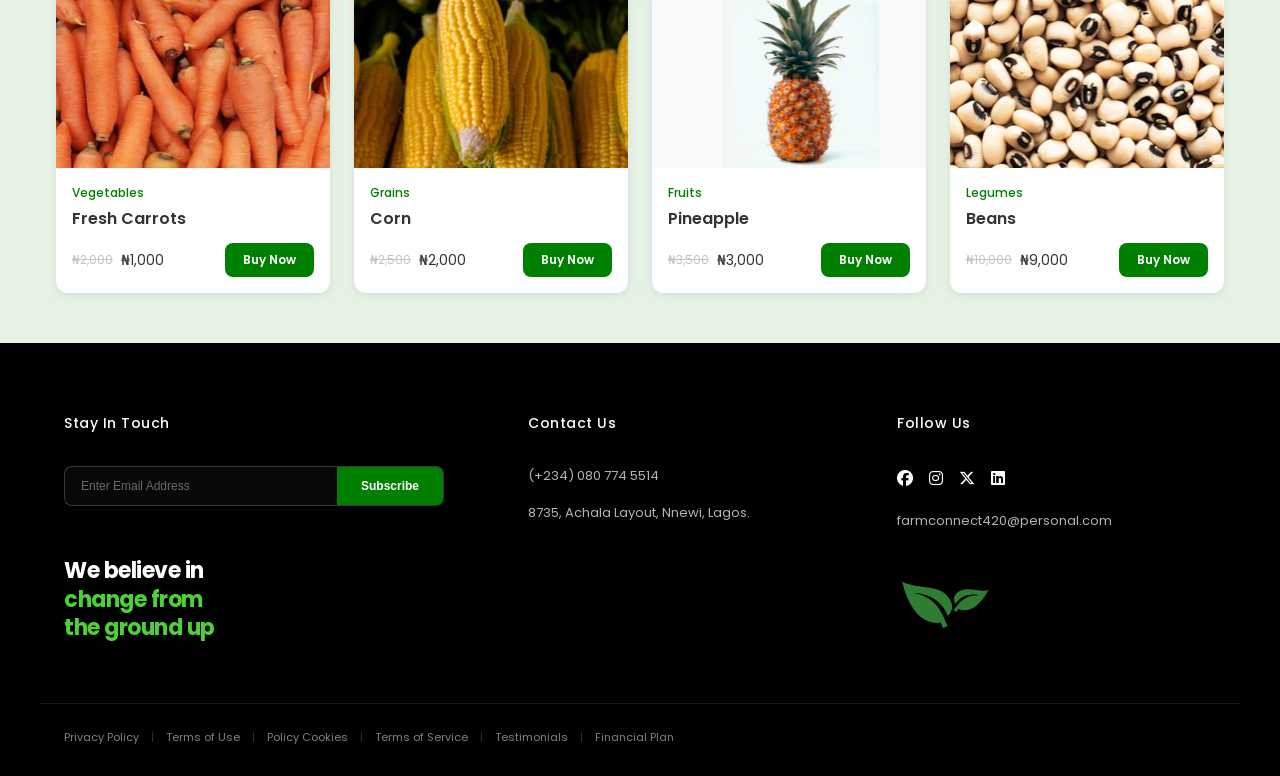
<file: pages/product.html>
<!DOCTYPE html>
<html lang="en">
<head>
    <meta charset="UTF-8">
    <meta name="viewport" content="width=device-width, initial-scale=1.0">
    <title>Product Page</title>

       <link rel="stylesheet" href="https://cdnjs.cloudflare.com/ajax/libs/font-awesome/6.7.2/css/all.min.css">

     <link rel="preconnect" href="https://fonts.googleapis.com">
  <link rel="preconnect" href="https://gstatic.com" crossorigin>
  <link href="https://fonts.googleapis.com/css2?family=Poppins:wght@300;400;500;600;700;800&display=swap" rel="stylesheet">
    <link rel="stylesheet" href="/css/product.css">
</head>
<body>
    <header class="navbar-header">
  <nav class="navbar">
    
    <!-- Left Section: Logo & Name -->
    <a href="/pages/home.html" class="nav-logo">
      
      <img src="/icons/logo.svg" alt="Logo" class="logo-img">
      <span class="nav-name">FarmConnect</span>
    </a>

    <!-- Center Section: Search Engine -->
    <div class="nav-search-container">
      <form class="nav-search-form" action="search-results.html" method="GET">
        <input type="text" name="query" placeholder="Search For Text" class="search-input">
        <button type="submit" class="search-submit-btn">
          <img src="/icons/search.svg" alt="Search" class="search-img-icon">
        </button>
      </form>
    </div>

   
    <div class="nav-actions">
      <a href="/cart" class="nav-icon-link">
    
        <img src="/icons/shopping cart.svg" alt="Cart" class="nav-icon">
      </a>
      <a href="/profile" class="nav-icon-link">
        <img src="/icons/user.svg" alt="Profile" class="nav-icon">
      </a>
    </div>
  </nav>
</header>

<main class="product-viewport-container">
  
  <!-- LEFT COLUMN: HIGH-RES PRODUCT PHOTO CARD -->
  <div class="product-media-gallery">
  
    <div class="product-breadcrumb">
      <a href="/pages/home.html">Home</a> &gt;&gt; <a href="#">Grains</a> &gt;&gt;  <span class="current-item">Name Of Product</span>
    </div>
    
    <!-- Main Full-Bleed Image Frame Container -->
    <div class="main-display-photo-box">
      <!-- Drop the image of your fresh Rice basket graphic asset here -->
      <img src="/images/rice.svg" alt="Premium Quality Rice" class="gallery-primary-img">
    </div>
  </div>

  <!-- RIGHT COLUMN: ITEM SPECIFICATIONS METADATA PANEL -->
  <div class="product-specs-sidebar">
    <!-- Online status badge matching Figma green label highlights -->
    <div class="specs-status-header">
      <span class="status-badge-online">Grains</span>
      <span class="return-policy-label"><i class="fa-solid fa-rotate-left"></i> 7 Days Return Policy</span>
    </div>

    <!-- Title and Core Value Price Stream -->
    <h1 class="specs-product-title">Rice</h1>
        <span class="old-price">₦3,000</span>
    <div class="specs-price-value">₦90,000</div>
     
    <p class="specs-short-description">Premium Quality Rice - Fresh, Clean & Delicious</p>

    <!-- Quantity Modifier Control Engine -->
    <div class="specs-interactive-actions-row">
      <div class="qty-adjustment-module">
        <span class="qty-label-text">Qty</span>
        <div class="qty-counter-input">
          <button class="qty-btn-minus" aria-label="Decrease quantity">-</button>
          <span class="qty-numerical-display">1</span>
          <button class="qty-btn-plus" aria-label="Increase quantity">+</button>
        </div>
      </div>

       <button class="buy-now-submit-btn">Buy Now</button>
    </div>
  </div>
</main>
    <section class="tabs-display-section">
  
  <!-- Tabs Navigation Header Track -->
  <div class="tabs-nav-bar">
    <button class="tab-toggle-btn">Description</button>
    <button class="tab-toggle-btn active">Reviews</button>
  </div>

  <!-- Content Card Block -->
  <div class="tabs-content-card">
    
    <!-- LEFT SIDE: SYSTEM RATING RATIOS -->
    <div class="reviews-ratings-panel">
      <div class="average-score-box">
        <h3 class="rating-huge-score">4.5</h3>
        <p class="rating-meta-subtitle">Average Ratings</p>
      </div>

      <!-- Feed Item 1: Paul Felix -->
      <div class="user-review-row">
        <div class="review-stars-row">
          <i class="fa-solid fa-star"></i>
          <i class="fa-solid fa-star"></i>
          <i class="fa-solid fa-star"></i>
          <i class="fa-solid fa-star"></i>
          <i class="fa-solid fa-star"></i>
        </div>
        <h4 class="reviewer-name">Paul Felix</h4>
        <p class="reviewer-copy-text">Lorem ipsum dolor sit amet consectetur. A turpis eu sit venenatis eget aenean turpis ut justo.</p>
      </div>

      <!-- Feed Item 2: John Doe -->
      <div class="user-review-row">
        <div class="review-stars-row">
          <i class="fa-solid fa-star"></i>
          <i class="fa-solid fa-star"></i>
          <i class="fa-solid fa-star"></i>
          <i class="fa-solid fa-star"></i>
          <i class="fa-regular fa-star"></i>
        </div>
        <h4 class="reviewer-name">John Doe</h4>
        <p class="reviewer-copy-text">Lorem ipsum dolor sit amet consectetur. A turpis eu sit venenatis eget aenean turpis ut justo.</p>
      </div>
    </div>

    <!-- RIGHT SIDE: INTERACTIVE REVIEW ENTRY FORM -->
    <form class="review-entry-form" action="/submit-review" method="POST">
<div class="rating-picker-module">
  <span class="rating-input-label">Your Rating</span>
  
  <!-- The clickable stars -->
  <div class="interactive-stars-row" id="star-picker">
    <i class="fa-regular fa-star" data-value="1"></i>
    <i class="fa-regular fa-star" data-value="2"></i>
    <i class="fa-regular fa-star" data-value="3"></i>
    <i class="fa-regular fa-star" data-value="4"></i>
    <i class="fa-regular fa-star" data-value="5"></i>
  </div>

  <input type="hidden" name="rating" id="selected-rating-value" value="0">
</div>

      <!-- Compact Two-Column Input Inputs -->
      <div class="form-inputs-row">
        <input type="text" placeholder="Name" required class="review-text-input">
        <input type="email" placeholder="Email" required class="review-text-input">
      </div>

      <textarea placeholder="Your Review" required class="review-textarea-field" rows="5"></textarea>

      <button type="submit" class="submit-review-action-btn">Submit Review</button>
    </form>

  </div>
</section>

<section class="products-section">

  <div class="section-header">
    <h2 class="section-title">Related Products</h2>
  </div>
   
    <img src="/icons/Bars.svg" class="slider-indicator">

 <div class="products-grid">
    
    <div class="product-card">
      <div class="card-img-wrapper">
        <img src="/images/carrots.svg" alt="Fresh Carrots" class="product-img">
             </div>
      <div class="card-info">
        <span class="product-category">Vegetables</span>
        <h3 class="product-name">Fresh Carrots</h3>
        <div class="card-bottom-row">
          <p class="product-price">
            <span class="old-price2">₦2,000</span>
            <span class="current-price">₦1,000</span>
          </p>
          <button class="add-to-cart-btn">Buy Now</button>
        </div>
      </div>
    </div>

    <div class="product-card">
      <div class="card-img-wrapper">
        <img src="/images/corn.svg" alt="Corn" class="product-img">
       
      </div>
      <div class="card-info">
        <span class="product-category">Grains</span>
        <h3 class="product-name">Corn</h3>
        <div class="card-bottom-row">
          <p class="product-price">
            <span class="old-price2">₦2,500</span>
            <span class="current-price">₦2,000</span>
          </p>
          <button class="add-to-cart-btn">Buy Now</button>
        </div>
      </div>
    </div>


    <div class="product-card">
      <div class="card-img-wrapper">
        <img src="/images/pineapple.svg" alt="Pineapple" class="product-img">
        
      </div>
      <div class="card-info">
        <span class="product-category">Fruits</span>
        <h3 class="product-name">Pineapple</h3>
        <div class="card-bottom-row">
          <p class="product-price">
            <span class="old-price2">₦3,500</span>
            <span class="current-price">₦3,000</span>
          </p>
          <button class="add-to-cart-btn">Buy Now</button>
        </div>
      </div>
    </div>

 
    <div class="product-card">
      <div class="card-img-wrapper">
        <img src="/images/beans.svg" alt="Beans" class="product-img">
      
      </div>
      <div class="card-info">
        <span class="product-category">Legumes</span>
        <h3 class="product-name">Beans</h3>
        <div class="card-bottom-row">
          <p class="product-price">
            <span class="old-price2">₦10,000</span>
            <span class="current-price">₦9,000</span>
          </p>
          <button class="add-to-cart-btn">Buy Now</button>
        </div>
      </div>
    </div>

</div>
  </div>
</section>
<footer class="site-footer">
  <div class="footer-container">
    
    
    <div class="footer-col newsletter-col">
      <h4 class="footer-heading">Stay In Touch</h4>
      
      <form class="footer-form" action="/subscribe" method="POST">
       
        <input type="email" placeholder="Enter Email Address" required class="footer-input">
        <button type="submit" class="btn-green">Subscribe</button>
      </form>

    
      <h3 class="footer-moto-text">
        We believe in <br>
        <span>change from <br>
        the ground up</span>
      </h3>
    </div>

   
    <div class="footer-col">
      <h4 class="footer-heading">Contact Us</h4>
      <p class="footer-contact-info">(+234) 080 774 5514</p>
      <p class="footer-contact-info">8735, Achala Layout, Nnewi, Lagos.</p>
    </div>

   
    <div class="footer-col layout-branding-right-col">
      <h4 class="footer-heading">Follow Us</h4>
      
     
      <div class="social-icons">
        <a href="#" aria-label="Facebook Link"><i class="fa-brands fa-facebook"></i></a>
        <a href="#" aria-label="Instagram Link"><i class="fa-brands fa-instagram"></i></a>
        <a href="#" aria-label="Twitter Link"><i class="fa-brands fa-x-twitter"></i></a>
        <a href="#" aria-label="LinkedIn Link"><i class="fa-brands fa-linkedin"></i></a>
      </div>

    
      <p class="footer-email-link">farmconnect420@personal.com</p>

     
      <div class="footer-branding-logo">
        <img src="/images/Leaf.svg" alt="FarmConnect Sprout Graphics Logo" class="footer-sprout-img">
      </div>
    </div>

  </div>

  
  <div class="footer-bottom-bar">
    <div class="footer-legal-links">
      <a href="#">Privacy Policy</a>
      <a href="#">Terms of Use</a>
      <a href="#">Policy Cookies</a>
      <a href="#">Terms of Service</a>
      <a href="#">Testimonials</a>
      <a href="#">Financial Plan</a>
    </div>
  </div>
</footer>
<script>
  
  const scrollObserver = new IntersectionObserver((entries, observer) => {
    entries.forEach(entry => {
      
      if (entry.isIntersecting) {
   
        entry.target.classList.add('is-visible');
       
        observer.unobserve(entry.target); 
      }
    });
  }, {
    threshold: 0.1 
  });

  document.querySelectorAll('.product-card, .tabs-display-section, .products-section').forEach(card => {
    scrollObserver.observe(card);
  });

 
  const minusBtn = document.querySelector('.qty-btn-minus');
  const plusBtn = document.querySelector('.qty-btn-plus');
  const qtyDisplay = document.querySelector('.qty-numerical-display');

 
  plusBtn.addEventListener('click', () => {
     let currentQty = parseInt(qtyDisplay.innerText);
    
    
    currentQty += 1;
    
   
    qtyDisplay.innerText = currentQty;
  });

  minusBtn.addEventListener('click', () => {
    let currentQty = parseInt(qtyDisplay.innerText);
    
    
    if (currentQty > 1) {
      currentQty -= 1;
      qtyDisplay.innerText = currentQty;
    }
  });


 
  const starContainer = document.getElementById('star-picker');
  const stars = starContainer.querySelectorAll('i');
  const hiddenRatingInput = document.getElementById('selected-rating-value');

 
  starContainer.addEventListener('click', (e) => {
   
    const clickedStar = e.target.closest('i');
    if (!clickedStar) return;

    
    const ratingValue = parseInt(clickedStar.getAttribute('data-price') || clickedStar.getAttribute('data-value'));

   
    hiddenRatingInput.value = ratingValue;

   
    stars.forEach(star => {
      const currentStarValue = parseInt(star.getAttribute('data-value'));

      if (currentStarValue <= ratingValue) {
      
        star.classList.remove('fa-regular');
        star.classList.add('fa-solid');
      } else {
        // Keep the remaining stars empty outlines
        star.classList.remove('fa-solid');
        star.classList.add('fa-regular');
      }
    });
  });

  stars.forEach(star => {
    star.addEventListener('mouseenter', (e) => {
      const hoverValue = parseInt(e.target.getAttribute('data-value'));
      stars.forEach(s => {
        const sValue = parseInt(s.getAttribute('data-value'));
        if (sValue <= hoverValue) {
          s.style.transform = 'scale(1.2)';
        }
      });
    });

    star.addEventListener('mouseleave', () => {
      stars.forEach(s => s.style.transform = 'scale(1)');
    });
  });
</script>
</body>
</html>
</file>
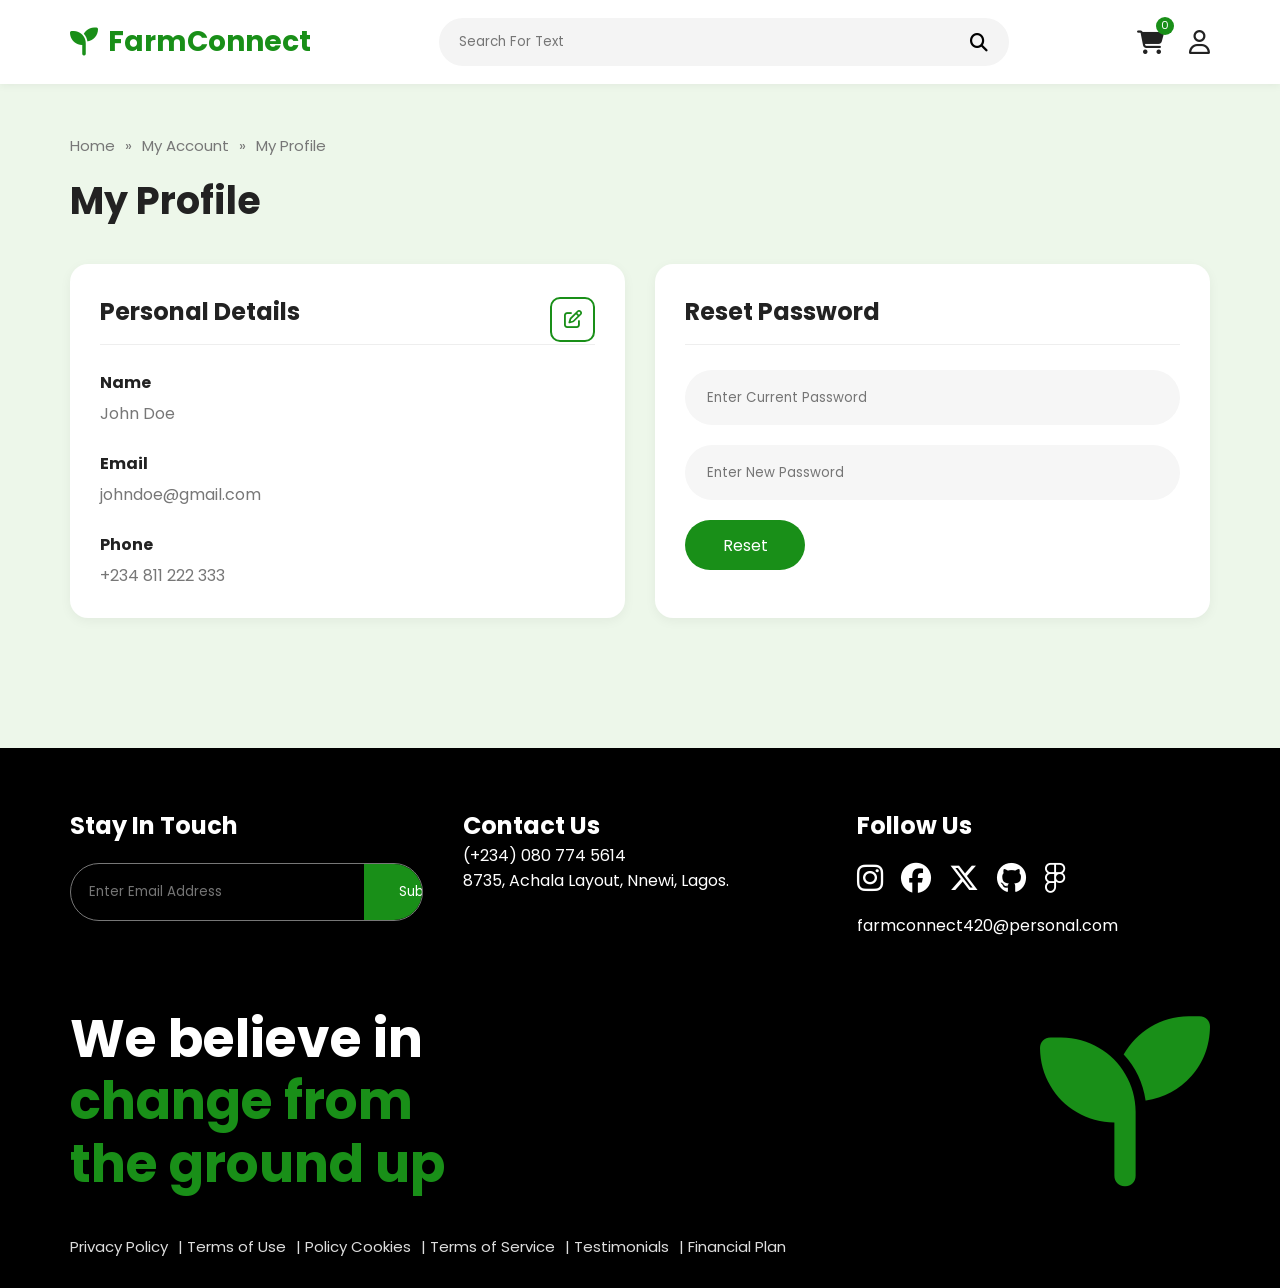
<file: pages/profile.html>
<!DOCTYPE html>
<html lang="en">
<head>
    <meta charset="UTF-8">
    <meta name="viewport" content="width=device-width, initial-scale=1.0">
    <title>FarmConnect - My Profile</title>

    <link rel="stylesheet" href="profile.css">


    <link href="https://fonts.googleapis.com/css2?family=Poppins:wght@300;400;500;600;700&display=swap" rel="stylesheet">


    <link rel="stylesheet"
        href="https://cdnjs.cloudflare.com/ajax/libs/font-awesome/6.5.2/css/all.min.css">
</head>

<body>



    <header>

        <nav class="navbar">

            <div class="logo">
                <i class="fa-solid fa-seedling"></i>
                <h2>FarmConnect</h2>
            </div>

            <div class="search-box">

                <input type="text" placeholder="Search For Text">

                <button>
                    <i class="fa-solid fa-magnifying-glass"></i>
                </button>

            </div>

            <div class="nav-icons">

                <div class="cart">

                    <i class="fa-solid fa-cart-shopping"></i>

                    <span>0</span>

                </div>

                <i class="fa-regular fa-user"></i>

            </div>

        </nav>

    </header>





<section class="profile">

<div class="container">

<div class="breadcrumb">

<a href="#">Home</a>

<span>»</span>

<a href="#">My Account</a>

<span>»</span>

<p>My Profile</p>

</div>

<h1>My Profile</h1>

<div class="profile-wrapper">



<div class="card">

<div class="card-header">

<h2>Personal Details</h2>

<button class="edit-btn">

<i class="fa-regular fa-pen-to-square"></i>

</button>

</div>

<hr>

<div class="details">

<div>

<h4>Name</h4>

<p>John Doe</p>

</div>

<div>

<h4>Email</h4>

<p>johndoe@gmail.com</p>

</div>

<div>

<h4>Phone</h4>

<p>+234 811 222 333</p>

</div>

</div>

</div>





<div class="card">

<h2>Reset Password</h2>

<hr>

<form id="passwordForm">

<input
type="password"
id="currentPassword"
placeholder="Enter Current Password"
required>

<input
type="password"
id="newPassword"
placeholder="Enter New Password"
required>

<button type="submit">
Reset
</button>

</form>

</div>

</div>

</div>

</section>



<!-- ================= FOOTER ================= -->

<footer>

<div class="footer-container">

<div class="newsletter">

<h2>Stay In Touch</h2>

<div class="subscribe-box">

<input
type="email"
placeholder="Enter Email Address">

<button>

Subscribe

</button>

</div>

</div>

<div class="contact">

<h2>Contact Us</h2>

<p>(+234) 080 774 5614</p>

<p>8735, Achala Layout,
Nnewi, Lagos.</p>

</div>

<div class="social">

<h2>Follow Us</h2>

<div class="icons">

<i class="fab fa-instagram"></i>

<i class="fab fa-facebook"></i>

<i class="fab fa-x-twitter"></i>

<i class="fab fa-github"></i>

<i class="fab fa-figma"></i>

</div>

<p>farmconnect420@personal.com</p>

</div>

</div>

<div class="footer-bottom">

<div class="footer-text">

<h1>

We believe in

<br>

<span>change from</span>

<br>

<span>the ground up</span>

</h1>

</div>

<div class="footer-logo">

<i class="fa-solid fa-seedling"></i>

</div>

</div>

<div class="links">

<a href="#">Privacy Policy</a>

<a href="#">| Terms of Use</a>

<a href="#">| Policy Cookies</a>

<a href="#">| Terms of Service</a>

<a href="#">| Testimonials</a>

<a href="#">| Financial Plan</a>

</div>

</footer>

<script src="profile.js"></script>

</body>

</html>
</file>
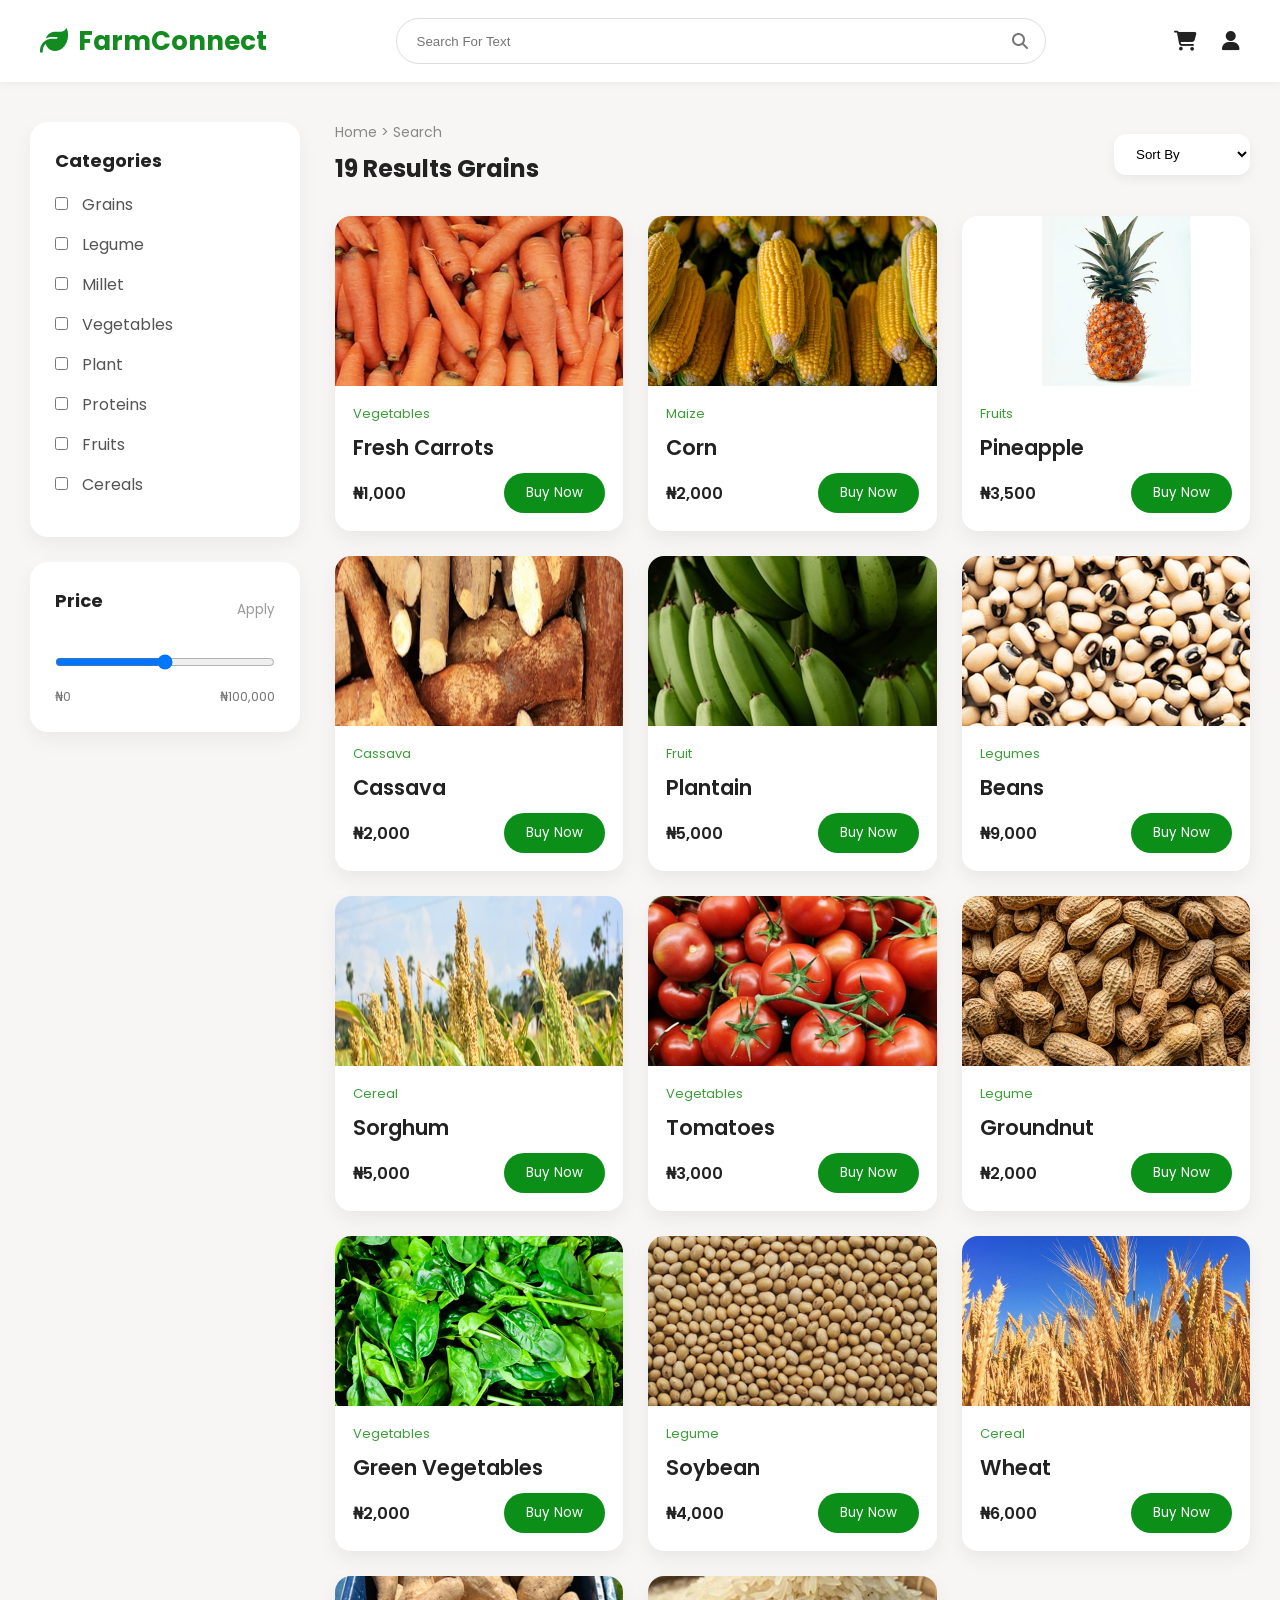
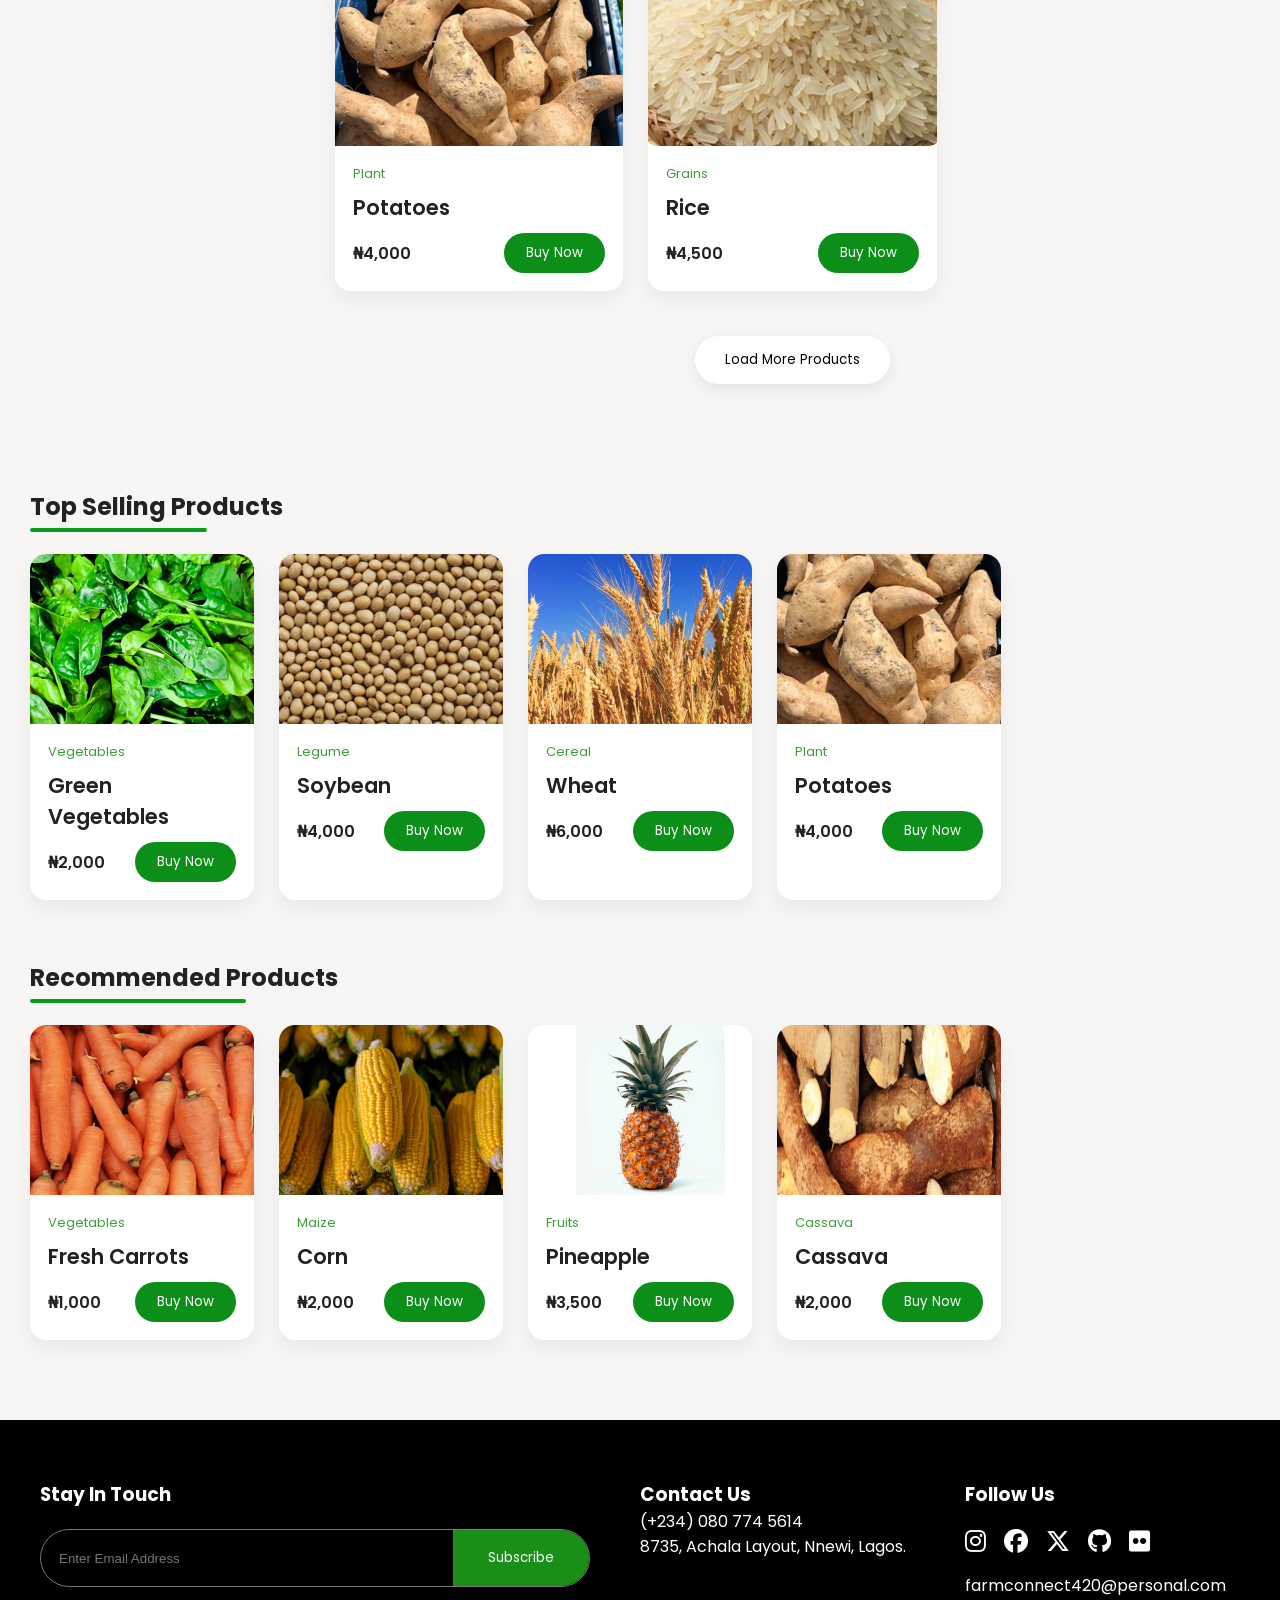
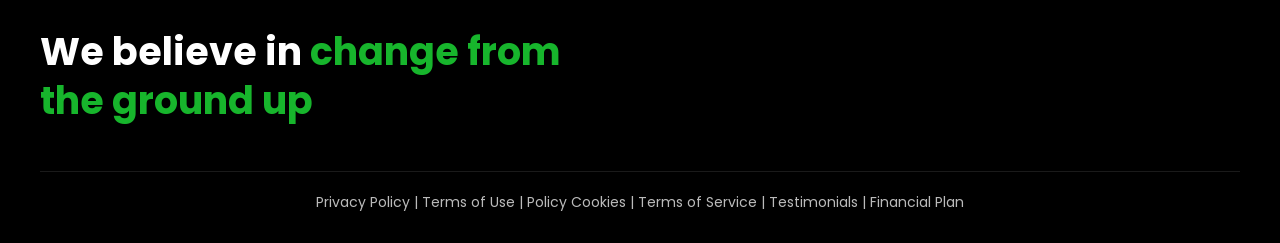
<file: pages/search_page.html>
<!DOCTYPE html>
<html lang="en">
<head>

    <meta charset="UTF-8">
    <meta name="viewport" content="width=device-width, initial-scale=1.0">

    <title>FarmConnect</title>

    <link rel="stylesheet" href="search_page.css">

    <link href="https://fonts.googleapis.com/css2?family=Poppins:wght@300;400;500;600;700&display=swap" rel="stylesheet">

    <link rel="stylesheet"
    href="https://cdnjs.cloudflare.com/ajax/libs/font-awesome/6.6.0/css/all.min.css"/>

</head>

<body>


<header>

<nav class="navbar">

<div class="logo">

<i class="fa-solid fa-leaf"></i>

<h2>FarmConnect</h2>

</div>

<div class="search-box">

<input type="text" id="searchInput" placeholder="Search For Text">

<i class="fas fa-search"></i>

</div>

<div class="nav-icons">

<i class="fas fa-cart-shopping"></i>

<i class="fas fa-user"></i>

</div>

</nav>

</header>




<div class="container">



<aside class="sidebar">

<div class="filter-box">

<h3>Categories</h3>

<label><input type="checkbox"> Grains</label>

<label><input type="checkbox"> Legume</label>

<label><input type="checkbox"> Millet</label>

<label><input type="checkbox"> Vegetables</label>

<label><input type="checkbox"> Plant</label>

<label><input type="checkbox"> Proteins</label>

<label><input type="checkbox"> Fruits</label>

<label><input type="checkbox"> Cereals</label>

</div>


<div class="filter-box">

<div class="price-title">

<h3>Price</h3>

<button>Apply</button>

</div>

<input type="range"
min="0"
max="100000"
value="50000">

<div class="price-range">

<span>₦0</span>

<span>₦100,000</span>

</div>

</div>

</aside>





<section class="products-section">

<div class="top-bar">

<div>

<p class="breadcrumb">
Home >
Search
</p>

<h2>19 Results Grains</h2>

</div>

<select id="sortProducts">

<option>Sort By</option>

<option>Lowest Price</option>

<option>Highest Price</option>

<option>Name</option>

</select>

</div>

<div id="productGrid" class="product-grid">



</div>

<div class="load-more">

<button id="loadMore">

Load More Products

</button>

</div>

</section>

</div>




<section class="section">

<div class="section-title">

<h2>Top Selling Products</h2>

</div>

<div class="product-grid"

id="topSelling">

</div>

</section>





<section class="section">

<div class="section-title">

<h2>Recommended Products</h2>

</div>

<div class="product-grid"

id="recommended">

</div>

</section>






<footer>

<div class="footer-container">

<div class="newsletter">

<h3>Stay In Touch</h3>

<div class="subscribe">

<input
type="email"
placeholder="Enter Email Address">

<button>

Subscribe

</button>

</div>

<h1>

We believe in
<span>

change from
the ground up

</span>

</h1>

</div>



<div class="contact">

<h3>Contact Us</h3>

<p>(+234) 080 774 5614</p>

<p>8735, Achala Layout,
Nnewi, Lagos.</p>

</div>



<div class="social">

<h3>Follow Us</h3>

<div class="icons">

<i class="fab fa-instagram"></i>

<i class="fab fa-facebook"></i>

<i class="fab fa-x-twitter"></i>

<i class="fab fa-github"></i>

<i class="fab fa-flickr"></i>

</div>

<p>

farmconnect420@personal.com

</p>

</div>

</div>

<div class="footer-bottom">

<p>

Privacy Policy |

Terms of Use |

Policy Cookies |

Terms of Service |

Testimonials |

Financial Plan

</p>

</div>

</footer>

<script src="search_page.js"></script>

</body>
</html>
</file>
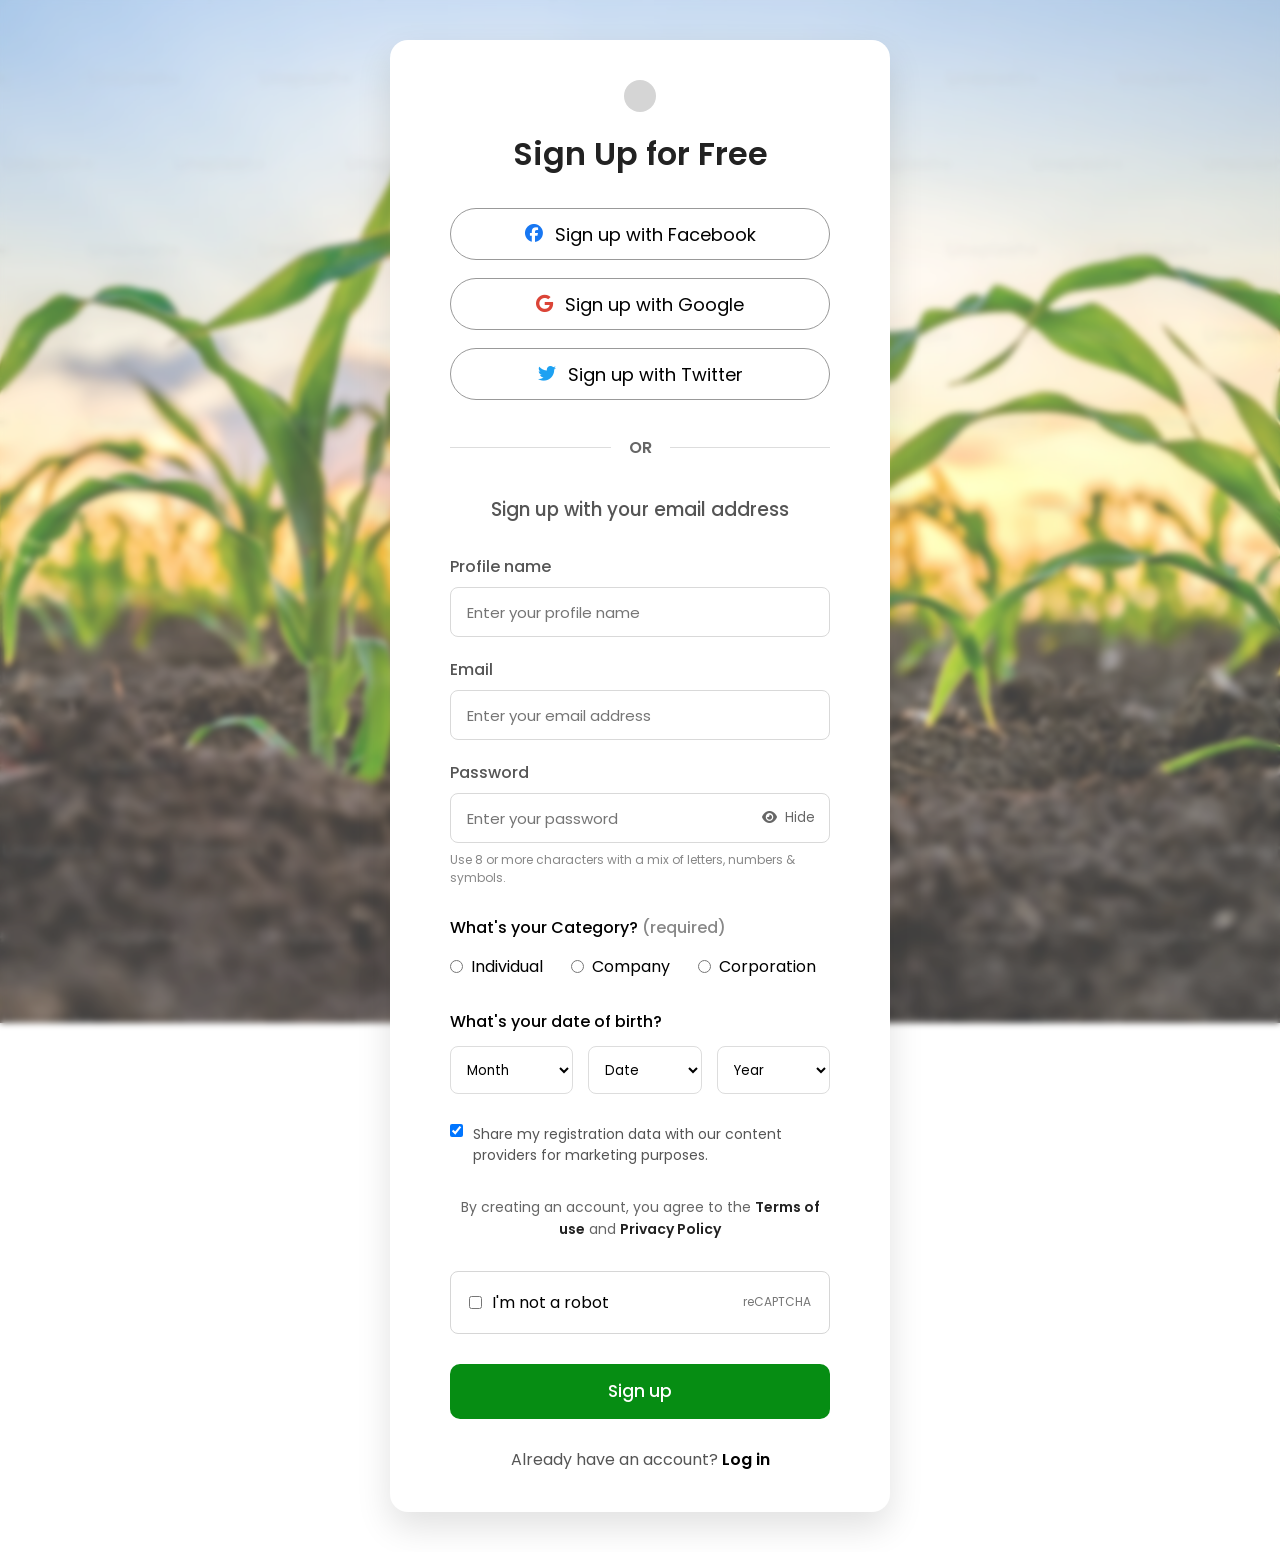
<file: pages/signup.html>
<!DOCTYPE html>
<html lang="en">
<head>
    <meta charset="UTF-8">
    <meta name="viewport" content="width=device-width, initial-scale=1.0">
    <title>Sign Up</title>

    <link rel="stylesheet" href="signup.css">

    <link rel="stylesheet"
        href="https://cdnjs.cloudflare.com/ajax/libs/font-awesome/6.5.2/css/all.min.css">
</head>
<body>

<div class="overlay">

    <div class="signup-card">

        <div class="logo"></div>

        <h1>Sign Up for Free</h1>


        <button class="social-btn facebook">
            <i class="fab fa-facebook"></i>
            Sign up with Facebook
        </button>

        <button class="social-btn google">
            <i class="fab fa-google"></i>
            Sign up with Google
        </button>

        <button class="social-btn twitter">
            <i class="fab fa-twitter"></i>
            Sign up with Twitter
        </button>

        <div class="divider">
            <span></span>
            <p>OR</p>
            <span></span>
        </div>

        <h3>Sign up with your email address</h3>


        <form id="signupForm">

            <div class="input-group">
                <label>Profile name</label>

                <input
                    type="text"
                    id="name"
                    placeholder="Enter your profile name"
                    required>
            </div>

            <div class="input-group">
                <label>Email</label>

                <input
                    type="email"
                    id="email"
                    placeholder="Enter your email address"
                    required>
            </div>

            <div class="input-group">

                <label>Password</label>

                <div class="password-box">

                    <input
                        type="password"
                        id="password"
                        placeholder="Enter your password"
                        required>

                    <button
                        type="button"
                        id="togglePassword">

                        <i class="fa-solid fa-eye"></i>
                        <span>Hide</span>

                    </button>

                </div>

                <small>
                    Use 8 or more characters with a mix of letters,
                    numbers & symbols.
                </small>

            </div>

            <div class="category">

                <label>
                    What's your Category?
                    <span>(required)</span>
                </label>

                <div class="radio-group">

                    <label>
                        <input
                            type="radio"
                            name="category"
                            value="Individual"
                            required>
                        Individual
                    </label>

                    <label>
                        <input
                            type="radio"
                            name="category"
                            value="Company">
                        Company
                    </label>

                    <label>
                        <input
                            type="radio"
                            name="category"
                            value="Corporation">
                        Corporation
                    </label>

                </div>

            </div>


            <div class="dob">

                <label>What's your date of birth?</label>

                <div class="dob-select">

                    <select id="month">
                        <option>Month</option>
                    </select>

                    <select id="day">
                        <option>Date</option>
                    </select>

                    <select id="year">
                        <option>Year</option>
                    </select>

                </div>

            </div>

            <div class="check">

                <label>

                    <input
                        type="checkbox"
                        checked>

                    Share my registration data with our
                    content providers for marketing purposes.

                </label>

            </div>


            <p class="terms">

                By creating an account, you agree to the

                <a href="#">Terms of use</a>

                and

                <a href="#">Privacy Policy</a>

            </p>


            <div class="captcha">

                <div class="captcha-box">

                    <input
                        type="checkbox">

                    <span>I'm not a robot</span>

                </div>

                <div class="captcha-logo">
                    reCAPTCHA
                </div>

            </div>


            <button
                type="submit"
                class="signup-btn">

                Sign up

            </button>

        </form>

        <p class="login">

            Already have an account?

            <a href="#">
                Log in
            </a>

        </p>

    </div>

</div>

<script src="signup.js"></script>

</body>
</html>
</file>
<file: css/style.css>
/* FarmConnect Design System  */

@import url("navbar.css");
@import url("hero.css");
@import url("landing.css");
@import url("statistics.css");

@import url("footer.css");
@import url('https://fonts.googleapis.com/css2?family=Poppins:wght@300;400;500;600;700;800&display=swap');
*{
    margin:0;padding:0;box-sizing:border-box;
}
    html{
        scroll-behavior:smooth;
    }
    body{
        font-family:'Poppins',sans-serif;
        font-size:16px;
        line-height:1.6;color:#333;
        background:#fff;
        overflow-x:hidden;
    }
    img{
        max-width:100%;display:block;
    }
    a{
        text-decoration:none;color:inherit;
    }
    ul,ol
    {
        list-style:none;
    }
    button,input,textarea,select{
        font:inherit;
    }
    button
    {
        border:none;background:none;cursor:pointer;
    }
:root{
    --primary:#008000;
    --primary-hover:#007300;
    --primary-dark:#006000;
    --secondary:#E6F2E6;
    --white:#fff;
    --black:#000;
    --gray:#C4C4C4;
    --text:#333;
    --font-family:'Poppins',sans-serif;
    --fs-xs:.75rem;
    --fs-sm:.875rem;
    --fs-base:1rem;
    --fs-md:1.125rem;
    --fs-lg:1.5rem;
    --fs-xl:2rem;
    --fs-2xl:2.5rem;
    --fs-3xl:3rem;
    --fw-light:300;
    --fw-regular:400;
    --fw-medium:500;
    --fw-semibold:600;
    --fw-bold:700;
    --fw-black:800;
    --space-4:1rem;
    --space-5:1.5rem;
    --radius-sm:8px;
    --radius-md:12px;
    --radius-lg:20px;
    --shadow-sm:0 2px 8px rgba(0,0,0,.08);
    --container-width:1200px;
    --transition:.3s ease;
}
h1,h2,h3,h4,h5,h6{
    color:var(--text);line-height:1.2;
    font-weight:700;
    line-height:1.2;
}
h1{
    font-size:var(--fs-3xl);
}
h2{
    font-size:var(--fs-2xl);
}
h3{
    font-size:var(--fs-xl);
}
p{
    color:var(--text-light);
    line-height:1.8
}
.container{
    width:min(90%,var(--container-width));margin:auto;
}
section{
    padding:5rem 0;
}
.flex{
    display:flex
}
.flex-center{
    display:flex;
    justify-content:center;
    align-items:center
}
.flex-between{
    display:flex;
    justify-content:space-between;
    align-items:center
}
.grid{
    display:grid
}
.grid-2{
    display:grid;
    grid-template-columns:repeat(2,1fr);
    gap:2rem
}
.grid-3{
    display:grid;
    grid-template-columns:repeat(3,1fr);
    gap:2rem
}
.grid-4{
    display:grid;
    grid-template-columns:repeat(4,1fr);
    gap:2rem
}
.text-center{
    text-align:center
}
.btn{
    display:inline-flex;
    justify-content:center;
    align-items:center;
    padding:10px 24px;
    font-size:14px;
    font-weight:600;
    border-radius:6px;
    border:2px solid transparent;
    cursor:pointer;
    transition:var(--transition);
}

.btn-green {
    background-color: var(--primary);
    color: var(--white);
    border-color: var(--primary);
}

.btn-green:hover {
    background-color: var(--primary-hover);
    border-color: var(--primary-hover);
}

.btn-outline {
    background-color: transparent;
    color: var(--primary);
    border-color: var(--primary);
}

.btn-outline:hover {
    background-color: var(--primary);
    color: var(--white);
}

.btn-full {
    display: flex;
    width: 100%;
    text-align: center;
}
.card{
    background:#fff;
    padding:1.5rem;
    border-radius:var(--radius-md);
    box-shadow:var(--shadow-sm);
}
input,textarea,select{
    width:100%;
    padding:14px 16px;
    border:1px solid var(--gray);
    border-radius:var(--radius-sm);
}
input:focus,textarea:focus,select:focus{
    outline:none;
    border-color:var(--primary);
    box-shadow:0 0 0 3px rgba(0,128,0,.15)
}
.footer{
    background:#000;
    color:#fff;
    padding:4rem 0;
}
/* ===========================
   ABOUT
=========================== */

#about{
    padding-top: 20px;
    padding-bottom: 80px;
}
#about{
    background:#fff;
}

.about-wrapper{
    width:85%;
}

.about-wrapper h2{
    font-size:48px;
    font-weight:700;
    color:#222;
    margin-bottom:20px;
}

.about-wrapper h3{
    font-size:26px;
    font-weight:600;
    color:#222;
    margin-bottom:30px;
}

.about-wrapper p{
    font-size:15px;
    line-height:1.9;
    color:#555;
    margin-bottom:18px;
}

/* ==========================
   HOW IT WORKS
========================== */

#how-it-works{
    background:#DFF0D8;
    padding:80px 0;
}

.how-header{
    display:flex;
    justify-content:space-between;
    align-items:flex-start;
    margin-bottom:50px;
        position:relative;

}
.how-title{
    max-width:430px;
}

.how-title h2{
    font-size:48px;
    line-height:1.2;
    margin-bottom:20px;
}

.how-title p{
    color:#555;
    font-size:18px;
    line-height:1.8;
}

.how-leaf{
    position:absolute;
    top:-10px;
    right:30px;
    width:260px;
    z-index:1;
}

.how-leaf img{
    width:100%;
    display:block;
}

.steps{
    display:grid;
    grid-template-columns:repeat(4,1fr);
    gap:20px;
}

.step-card{
    border-radius:18px;
    padding:28px;
    min-height:330px;
}

.step-card.green{
    background: #3E9A49;
}

.step-card.green.dark-green{
    background:#1F6B2E;
}
.step-card.green h3,
.step-card.green p,
.step-card.green span,
.step-card.green h4{
    color:#fff;
}
.step-number{
    font-size:36px;
    font-weight:700;
    color:#fff;
    margin-bottom:20px;
}
.step-card.light{
    background:#F3F8EE;
    color:#222;
}

.step-card h3{
    font-size:34px;
    margin-bottom:18px;
}

.line{
    width:100%;
    height:2px;
    background:rgba(255,255,255,.4);
    margin:20px 0;
}

.step-card.light .line{
    background:#999;
}

.step-card h4{
   font-size:28px;
    font-weight:600;
    margin-bottom:18px;
}
.step-card.white .step-number{
    color:#222;
}
.step-card p{
    font-size:15px;
    line-height:1.7;
}



/* ==========================================
   MOBILE (768px)
========================================== */

@media (max-width:768px){

.container{
    width:90%;
}

section{
    padding:60px 0;
}

/* NAV */


.nav-links{
    display:flex;
    gap:12px;
    font-size:12px;
    flex-wrap:wrap;
}

.btn-green{
    display:none;
}

/* HERO */


.hero .container{
    grid-template-columns:1fr;
    text-align:center;
    gap:40px;
}

.hero-title{
    font-size:2.5rem;
}

.hero-text{
    max-width:100%;
}

.hero-buttons{
    justify-content:center;
    flex-wrap:wrap;
}

.hero-image{
    max-width:100%;
}

.hero-card{
    position:static;
    width:100%;
    margin-top:15px;
}

.card-one,
.card-two{
    left:auto;
    right:auto;
    bottom:auto;
}

/* BENEFITS */

.benefits-grid{
    grid-template-columns:1fr;
}

.benefit-card{
    height:auto;
}

/* STATS */

.statistics-grid{
    grid-template-columns:1fr;
    gap:20px;
}

/* ABOUT */

.about-wrapper h2{
    font-size:36px;
}

.about-wrapper h3{
    font-size:22px;
}

/* HOW */

.steps{
    grid-template-columns:1fr;
}

.step-card{
    min-height:auto;
}

.how-title h2{
    font-size:38px;
}

.how-title{
    max-width:100%;
}

.how-leaf{
    width:140px;
}

}

header.sticky{
    position:fixed;
    top:0;
    left:0;
    width:100%;
    z-index:999;
    animation:slideDown .3s ease;
}

@keyframes slideDown{

from{
    transform:translateY(-100%);
}

to{
    transform:translateY(0);
}

}

/* ==========================
   SHOPPING CART PAGE
========================== */

#cart-page{
    background:#f7f7f7;
    padding:60px 0 80px;
    min-height:100vh;
}

.breadcrumb{
    display:flex;
    gap:8px;
    color:#999;
    font-size:14px;
    margin-bottom:15px;
}

.breadcrumb a{
    color:#999;
}

#cart-page h1{
    font-size:42px;
    margin-bottom:35px;
    color:#222;
}

.cart-wrapper{
    background:#fff;
    border-radius:24px;
    padding:35px;
    box-shadow:0 10px 30px rgba(0,0,0,.05);
}

.cart-header{
    display:grid;
    grid-template-columns:3fr 1fr 1fr 1fr;
    font-size:22px;
    font-weight:700;
    padding-bottom:20px;
    border-bottom:1px solid #eee;
}

.cart-item{
    display:grid;
    grid-template-columns:2.6fr .9fr .8fr .9fr;
    align-items:center;
    padding:35px 0;
    border-bottom:1px solid #eee;
}

.product-info{
    display:flex;
    align-items:center;
    gap:28px;
}

.product-info img{
    width:135px;
    height:100px;
    object-fit:cover;
    border-radius:15px;
}

.product-info h3{
    font-size:26px;
    margin-bottom:10px;
}

.remove-btn{
    border:none;
    background:none;
    color:#ff4d4d;
    font-size:18px;
    cursor:pointer;
}
.price,
.total{
    color:#666;
    font-size:20px;
}

.quantity{
    display:flex;
    justify-content:flex-start;
    align-items:center;
    gap:25px;
    padding-left:15px;
}

.quantity button{
    border:none;
    background:none;
    font-size:38px;
    cursor:pointer;
    color:#333;
    line-height:1;
}

.quantity span{
    font-size:22px;
    font-weight:500;
    min-width:20px;
    text-align:center;
}
.cart-footer{

    display:flex;

    justify-content:space-between;

    align-items:flex-start;

    margin-top:45px;

}

.discount-box{

    display:flex;

    width:420px;

}

.discount-box input{

    flex:1;

    border:none;

    padding:18px;

    border-radius:50px 0 0 50px;

    background:#fff;
     height:60px;

    box-shadow:0 3px 12px rgba(0,0,0,.08);

}

.discount-box button{

    height:60px;
    padding:0 40px;

}

.cart-summary{
    width:350px;
}

.cart-footer{
    display:flex;
    justify-content:space-between;
    align-items:flex-start;
    margin-top:40px;
}

.cart-summary p{
    display:flex;
    justify-content:flex-end;
    gap:8px;
    font-size:17px;
    color:#666;
    margin-bottom:12px;
}

.cart-summary h2{
    font-size:42px;
    font-weight:700;
    margin-top:15px;
}

.cart-summary .btn{
    margin-top:20px;
    width:280px;
    padding:16px;
    font-size:18px;
}

@media(max-width:992px){

.cart-header{
    display:none;
}

.cart-item{
    grid-template-columns:1fr;
    gap:18px;
    text-align:center;
}

.product-info{
    justify-content:center;
}

.quantity{
    justify-content:center;
    padding-left:0;
}

.price,
.total{
    font-size:22px;
}

.cart-footer{
    flex-direction:column;
    gap:40px;
}

.discount-box{
    width:100%;
}

.discount-box input{
    flex:1;
}

.cart-summary{
    width:100%;
    text-align:center;
}

.cart-summary p{
    justify-content:center;
}

.cart-summary .btn{
    width:100%;
}

}

/* ===========================
   EMPTY CART
=========================== */

.empty-cart{
    text-align:center;
    padding:80px 20px;
}

.empty-cart h2{
    font-size:36px;
    margin-bottom:15px;
}

.empty-cart p{
    color:#666;
    margin-bottom:30px;
    font-size:18px;
}

/* ==========================
   CHECKOUT PAGE
========================== */

#checkout-page{
    padding:80px 0;
    background:#f7f7f7;
}

.breadcrumb{
    margin-bottom:30px;
    font-size:14px;
    color:#888;
}

.breadcrumb a{
    color:#888;
}

.checkout-grid{
    display:grid;
    grid-template-columns:2fr 1fr;
    gap:35px;
    align-items:start;
}

.checkout-card{
    background:#fff;
    border-radius:20px;
    margin-bottom:30px;
    overflow:hidden;
    box-shadow:0 5px 20px rgba(0,0,0,.05);
}

.card-title{
    display:flex;
    align-items:center;
    gap:15px;
    padding:25px 30px;
    border-bottom:1px solid #eee;
}

.step-circle{
    width:34px;
    height:34px;
    border-radius:50%;
    background:#efefef;
    display:flex;
    align-items:center;
    justify-content:center;
    font-weight:700;
}

.card-title h2{
    font-size:28px;
}

.checkout-card input{
    width:100%;
    border:none;
    background:#f5f5f5;
    border-radius:50px;
    padding:18px 22px;
    margin:18px 25px;
    font-size:15px;
}

.form-row{
    display:grid;
    grid-template-columns:1fr 1fr;
    gap:15px;
    margin:0 25px 20px;
}

.form-row input{
    margin:0;
}

.payment-options{
    display:flex;
    gap:40px;
    padding:25px;
}

.payment-options label{
    display:flex;
    align-items:center;
    gap:10px;
    font-size:18px;
    cursor:pointer;
}
.summary-card{
    background:#fff;
    border-radius:20px;
    padding:25px;
    box-shadow:0 5px 20px rgba(0,0,0,.05);
}

.summary-card h2{
    text-align:center;
    margin-bottom:25px;
}

.summary-item{
    display:flex;
    align-items:center;
    gap:15px;
    margin-bottom:20px;
}

.summary-item img{
    width:85px;
    height:85px;
    object-fit:cover;
    border-radius:12px;
}

.summary-item div{
    flex:1;
}

.summary-item h4{
    margin-bottom:5px;
}

.summary-item span{
    background:#f5f5f5;
    padding:6px 12px;
    border-radius:8px;
}

.summary-card hr{
    margin:20px 0;
    border:none;
    border-top:1px solid #ddd;
}

.summary-card p,
.summary-card h3{
    display:flex;
    justify-content:space-between;
    margin-bottom:15px;
}

.summary-card h3{
    font-size:28px;
    margin-top:20px;
}

.pay-btn{
    width:100%;
    margin-top:20px;
    padding:18px;
    font-size:24px;
}

@media(max-width:992px){

.checkout-grid{
    grid-template-columns:1fr;
}

.summary-card{
    margin-top:20px;
}

}

@media(max-width:768px){

.form-row{
    grid-template-columns:1fr;
}

.card-title h2{
    font-size:22px;
}

.summary-card h3{
    font-size:22px;
}

.pay-btn{
    font-size:18px;
}

}

/* ===========================
SUCCESS PAGE
=========================== */

#success-page{
    padding:120px 0 80px;
}

.success-content{
    text-align:center;
    max-width:650px;
    margin:0 auto 70px;
}

.success-circle{
    width:160px;
    height:160px;
    background:#ECFBEA;
    border-radius:50%;
    margin:auto;
    display:flex;
    align-items:center;
    justify-content:center;
    font-size:80px;
    color:#159947;
    font-weight:bold;
}

.success-content h1{
    margin-top:30px;
    font-size:45px;
}

.success-content p{
    margin-top:20px;
    color:#777;
    line-height:1.7;
}

/* ===========================
RELATED PRODUCTS
=========================== */

.related-products{
    margin-top:80px;
}

.related-products h2{
    font-size:35px;
    margin-bottom:10px;
}

.title-line{
    width:110px;
    height:6px;
    background:#159947;
    border-radius:30px;
    margin-bottom:40px;
}

/* ===========================
PRODUCT GRID
=========================== */

.product-grid{
    display:grid;
    grid-template-columns:repeat(4,1fr);
    gap:30px;
}

.product-card{
    background:#fff;
    border-radius:20px;
    overflow:hidden;
    display:flex;
    flex-direction:column;
    box-shadow:0 10px 25px rgba(0,0,0,.08);
    transition:.3s;
}

.product-card:hover{
    transform:translateY(-10px);
}

.product-card img{
    width:100%;
    height:220px;
    object-fit:cover;
}

.product-card .category{
    display:block;
    color:#159947;
    font-size:14px;
    margin:18px 20px 5px;
}

.product-card h3{
    margin:0 20px;
    font-size:30px;
}

.price-box{
    display:flex;
    gap:15px;
    margin:20px;
    align-items:center;
}

.old-price{
    color:#bbb;
    text-decoration:line-through;
}

.new-price{
    font-size:22px;
    font-weight:600;
}

.product-card button{
    width:calc(100% - 40px);
    margin:0 20px 20px;
    margin-top:auto;
}

/* ===========================
SUCCESS PAGE RESPONSIVE
=========================== */

@media (max-width:992px){

    .product-grid{
        grid-template-columns:repeat(2,1fr);
    }

    .success-circle{
        width:140px;
        height:140px;
        font-size:70px;
    }

    .success-content h1{
        font-size:38px;
    }

}

@media (max-width:768px){

    #success-page{
        padding:100px 20px 60px;
    }

    .success-circle{
        width:120px;
        height:120px;
        font-size:60px;
    }

    .success-content h1{
        font-size:32px;
    }

    .success-content p{
        font-size:15px;
    }

    .related-products h2{
        font-size:28px;
    }
.related-products .product-card{
    height:auto;
    min-height:420px;
}
    .product-grid{
        grid-template-columns:1fr;
    }

    .product-card img{
        height:220px;
    }
 .product-grid{
        grid-template-columns:1fr;
    }

    .product-card{
        padding-bottom:20px;
    }

    .product-card button{
        display:block;
        width:calc(100% - 40px);
        margin:20px;
    }

}
</file>
<file: css/navbar.css>
/* ===========================
   NAVBAR
=========================== */

header{
    background:#fff;
    box-shadow:0 2px 10px rgba(0,0,0,.03);
    position:sticky;
    top:0;
    z-index:1000;
}

.navbar{
    display: flex;
    justify-content: space-between;
    align-items: center;
    padding: 20px 5%;
}

.logo img{
    height:50px;
    width:auto;
    display:block;
}

.nav-links{
    display:flex;
    align-items:center;
    gap:30px;

    list-style:none;
    margin:0;
    padding:0;
}

.nav-links li{
    list-style:none;
}


.nav-links a{
    font-size:14px;
    font-weight:500;
    transition:var(--transition);
}

.nav-links a:hover{
    color:var(--primary);
}
.nav-links a.active{
    color:var(--primary);
}
.container{
    width:min(88%,1200px);
    margin:auto;
}

/* ==================================
   MOBILE MENU
================================== */

.menu-toggle{
    display:none;
    flex-direction:column;
    gap:6px;
    cursor:pointer;
    z-index:1001;
}

.menu-toggle span{
    width:24px;
    height:3px;
    background:#222;
    border-radius:10px;
}

/* ===========================
   MOBILE NAVIGATION
=========================== */

@media (max-width:768px){

    .navbar{
        position:relative;
    }

    .menu-toggle{
        display:flex;
        flex-direction:column;
        justify-content:center;
        align-items:center;
        gap:6px;
        cursor:pointer;
    }

    .menu-toggle span{
        width:28px;
        height:3px;
        background:#222;
        border-radius:20px;
    }

    .btn-green{
        display:none;
    }

 .nav-links{
    position:absolute;
    top:100%;
    right:0;

    width:220px;

    flex-direction:column;
    align-items:center;

    background:#fff;

    padding:20px 0;

    border-radius:8px;

    box-shadow:0 10px 25px rgba(0,0,0,.08);

    z-index:1000;
    display: none;   /* VERY IMPORTANT */


}


    .nav-links.show{
        display:flex;
    }
}

/* ===========================
   STICKY NAVBAR
=========================== */

header.sticky{
    position:fixed;
    top:0;
    left:0;
    width:100%;
    background:#fff;
    z-index:999;
    animation:slideDown .3s ease;
}

@keyframes slideDown{

    from{
        transform:translateY(-100%);
    }

    to{
        transform:translateY(0);
    }

}


ul, ol {
    list-style: none;
}
</file>
<file: css/category.css>
:root{
    --primary:#008000;
    --primary-hover:#007300;
    --primary-dark:#006000;
    --secondary:#E6F2E6;
    --white:#fff;
    --black:#000;
    --gray:#C4C4C4;
    --text:#333;
    --font-family:'Poppins',sans-serif;
    --fs-xs:.75rem;
    --fs-sm:.875rem;
    --fs-base:1rem;
    --fs-md:1.125rem;
    --fs-lg:1.5rem;
    --fs-xl:2rem;
    --fs-2xl:2.5rem;
    --fs-3xl:3rem;
    --fw-light:300;
    --fw-regular:400;
    --fw-medium:500;
    --fw-semibold:600;
    --fw-bold:700;
    --fw-black:800;
    --space-4:1rem;
    --space-5:1.5rem;
    --radius-sm:8px;
    --radius-md:12px;
    --radius-lg:20px;
    --shadow-sm:0 2px 8px rgba(0,0,0,.08);
    --container-width:1200px;
    --transition:.3s ease;
}


*{
    margin:0;
    padding:0;
    box-sizing:border-box;
    scroll-behavior:smooth;
}



body{
        font-family: var(--font-family);
        color: var(--text);
        background: var(--white);
        overflow-x:hidden;
       -webkit-font-smoothing: antialiased;
    animation: globalPageFadeIn 0.8s cubic-bezier(0.25, 1, 0.5, 1) forwards;
    }
    @keyframes globalPageFadeIn {
    from {
        opacity: 0;
        transform: translateY(12px); /* Offsets the whole viewport slightly down to glide upward */
    }
    to {
        opacity: 1;
        transform: translateY(0);    /* Settles cleanly into perfect resolution alignment */
    }
}

   
.navbar-header {
    background-color: var(--white);
    box-shadow: var(--shadow-sm);  
    position: sticky;
    top: 0;
    z-index: 1000;
}

.navbar {
    display: flex;
    align-items: center;
    justify-content: space-between;
    max-width: var(--container-width); 
    margin: 0 auto;                 
    padding: var(--space-4) var(--space-5); 
}


.nav-logo {
    display: flex;
    align-items: center;
    gap: 0.5rem;
    text-decoration: none;
}

.logo-img {
    height: 32px;  
    width: auto;
}

.nav-name {
    font-size: var(--fs-md);       
    font-weight: var(--fw-bold);   
    color: var(--primary-dark);   
}


.nav-search-container {
    flex-grow: 1;
    max-width: var(--container-width);
    /*max-width: 500px;*/
    margin: 0 var(--space-5);      
}

.nav-search-form {
    display: flex;
    align-items: center;
    position: relative;
    width: 100%;
}

.search-input {
    width: 100%;
    padding: 0.6rem var(--space-5);
    padding-right: 2.5rem;          
    font-size: var(--fs-sm);     
    border: 1px solid var(--gray); 
    border-radius: var(--radius-lg);
    outline: none;
    transition: var(--transition);  
}


.search-input:focus {
    border-color: var(--primary);   
    box-shadow: 0 0 0 3px var(--secondary);
}

.search-submit-btn {
    position: absolute;
    right: var(--space-4);
    background: none;
    border: none;
    cursor: pointer;
    display: flex;
    align-items: center;
}

/* Image Assets Size Normalizers */
.search-img-icon {
    width: 18px;
    height: 18px;
    object-fit: contain;
}

.nav-actions {
    display: flex;
    align-items: center;
    gap: var(--space-5);
}

.nav-icon {
    width: 24px;  
    height: 24px;
    object-fit: contain;
    transition: var(--transition);
}


.nav-icon:hover {
    transform: scale(1.1); 
}



.sale-banner-image-box {
    width: 100%;
    height: 320px;                    
    background-image: url('/images/image.svg'); 
    background-size: cover;          
    background-position: center;       
    background-repeat: no-repeat;
    box-shadow: var(--shadow-sm);
    
    /* for the text*/
    display: flex;
    justify-content: flex-start;
    align-items:center;               
}


.sale-content-right {
    width: 55%;                       
    padding-left: var(--space-5);
    margin-left: var(--space-5);        
}

.sale-tagline {
      margin-left: var(--space-5); 
    font-family: var(--font-family);
    font-size: 4rem;           
    font-weight: var(--fw-bold);       
    color: var(--white);
    line-height: 1.2;
    letter-spacing: 3px;
    margin-bottom: 2px;
}

@media (max-width: 768px) {
    .sale-banner-image-box {
        height: auto;
        background-image: url('/images/image.svg');           
        padding: var(--space-5);
           background-size: cover;          
    background-position: center;       
    background-repeat: no-repeat;
    box-shadow: var(--shadow-sm);
    }
    .sale-content-right {
        width: 100%;
        padding: 0;
        align-items: center;        
        text-align: center;
    }
}
</file>
<file: css/product.css>
:root{
    --primary:#008000;
    --primary-hover:#007300;
    --primary-dark:#006000;
    --secondary:#E6F2E6;
    --white:#fff;
    --black:#000;
    --gray:#C4C4C4;
    --text:#333;
    --font-family:'Poppins',sans-serif;
    --fs-xs:.75rem;
    --fs-sm:.875rem;
    --fs-base:1rem;
    --fs-md:1.125rem;
    --fs-lg:1.5rem;
    --fs-xl:2rem;
    --fs-2xl:2.5rem;
    --fs-3xl:3rem;
    --fw-light:300;
    --fw-regular:400;
    --fw-medium:500;
    --fw-semibold:600;
    --fw-bold:700;
    --fw-black:800;
    --space-4:1rem;
    --space-5:1.5rem;
    --radius-sm:8px;
    --radius-md:12px;
    --radius-lg:20px;
    --shadow-sm:0 2px 8px rgba(0,0,0,.08);
    --container-width:1200px;
    --transition:.3s ease;
}


*{
    margin:0;
    padding:0;
    box-sizing:border-box;
    scroll-behavior:smooth;
}



body{
        font-family: var(--font-family);
        color: var(--text);
       background-color: var(--secondary); 
        overflow-x:hidden;
       -webkit-font-smoothing: antialiased;
    animation: globalPageFadeIn 0.8s cubic-bezier(0.25, 1, 0.5, 1) forwards;
    }
    @keyframes globalPageFadeIn {
    from {
        opacity: 0;
        transform: translateY(12px); /* Offsets the whole viewport slightly down to glide upward */
    }
    to {
        opacity: 1;
        transform: translateY(0);    /* Settles cleanly into perfect resolution alignment */
    }
}

   
.navbar-header {
    background-color: var(--white);
    box-shadow: var(--shadow-sm);  
    position: sticky;
    top: 0;
    z-index: 1000;
}

.navbar {
    display: flex;
    align-items: center;
    justify-content: space-between;
    max-width: var(--container-width); 
    margin: 0 auto;                 
    padding: var(--space-4) var(--space-5); 
}


.nav-logo {
    display: flex;
    align-items: center;
    gap: 0.5rem;
    text-decoration: none;
}

.logo-img {
    height: 32px;  
    width: auto;
}

.nav-name {
    font-size: var(--fs-md);       
    font-weight: var(--fw-bold);   
    color: var(--primary-dark);   
}


.nav-search-container {
    flex-grow: 1;
    max-width: var(--container-width);
    /*max-width: 500px;*/
    margin: 0 var(--space-5);      
}

.nav-search-form {
    display: flex;
    align-items: center;
    position: relative;
    width: 100%;
}

.search-input {
    width: 100%;
    padding: 0.6rem var(--space-5);
    padding-right: 2.5rem;          
    font-size: var(--fs-sm);     
    border: 1px solid var(--gray); 
    border-radius: var(--radius-lg);
    outline: none;
    transition: var(--transition);  
}


.search-input:focus {
    border-color: var(--primary);   
    box-shadow: 0 0 0 3px var(--secondary);
}

.search-submit-btn {
    position: absolute;
    right: var(--space-4);
    background: none;
    border: none;
    cursor: pointer;
    display: flex;
    align-items: center;
}


.search-img-icon {
    width: 18px;
    height: 18px;
    object-fit: contain;
}

.nav-actions {
    display: flex;
    align-items: center;
    gap: var(--space-5);
}

.nav-icon {
    width: 24px;  
    height: 24px;
    object-fit: contain;
    transition: var(--transition);
}


.nav-icon:hover {
    transform: scale(1.1); 
}


.product-viewport-container {
    display: grid;
    grid-template-columns: 1.2fr 1fr;
    gap: var(--space-5); 
    max-width: var(--container-width); 
    margin: 40px auto;                  
    align-items: start;
}


.product-media-gallery {
    display: flex;
    flex-direction: column;
    gap: var(--space-4);
}

.product-breadcrumb {
    font-size: var(--fs-xs); 
   color: var(--gray);
}

.product-breadcrumb a {
    color: #666666;
    text-decoration: none;
}

.product-breadcrumb .current-item {
    color: var(--text);
    font-weight: var(--fw-medium);
}



.main-display-photo-box {
   display: flex;
    align-items: center;
    justify-content: center;
}


.gallery-primary-img {
    width: 100%;
    height: 100%;
    object-fit: cover;
}

.product-specs-sidebar {
    margin-top: var(--space-5);

    padding: var(--space-5) 6%;

    display: flex;
    flex-direction: column;
    gap: var(--space-4);
}


.specs-status-header {
    display: flex;
    align-items: center;
    justify-content: space-between;
    width: 100%;
}

.status-badge-online {
    color: var(--primary);    
    font-size: var(--fs-xs);
    font-weight: var(--fw-regular);
   
}

.return-policy-label {
    font-size: var(--fs-xs);
    color: #777777;
     padding: 6px 14px;
    border-radius: var(--radius-lg);
    background-color: var(--white);
}

.return-policy-label i {
    margin-right: 4px;
}


.specs-product-title {
    font-size: var(--fs-lg); 
    font-weight: var(--fw-bold);
    color: #777777;
    margin-top: 4px;
}

.old-price {
    margin-bottom: -20px;
    font-size: var(--fs-xs);
    color: var(--gray);
    text-decoration: line-through; 
    font-weight: var(--fw-regular);
}

.specs-price-value {
    font-size: var(--fs-2xl);
    font-weight: var(--fw-semibold);
    color: var(--black);
    letter-spacing: -1px;
}

.specs-short-description {
    font-size: var(--fs-md);
    color: #555555;
    line-height: 1.6;
}

.specs-interactive-actions-row {
    display: flex;
    align-items: end;
    flex-direction: column;
    gap: var(--space-5);
    margin-top: var(--space-4);

  
}

.qty-adjustment-module {
    display: flex;
    flex-direction: column;
    gap: 8px;
}

.qty-label-text {
    font-size: var(--fs-xs);
    font-weight: var(--fw-semibold);
    color: var(--text);
    text-transform: uppercase;
}

.qty-counter-input {
    display: flex;
    align-items: center;
    border: 1px solid var(--gray);
    border-radius: var(--radius-sm); 
    width: fit-content;
    background-color: var(--white);
    overflow: hidden;
}

.qty-btn-minus, .qty-btn-plus {
    background: none;
    border: none;
    width: 36px;
    height: 32px;
    font-size: var(--fs-md);
    cursor: pointer;
    color: #555555;
    transition: var(--transition);
}

.qty-btn-minus:hover, .qty-btn-plus:hover {
    background-color: var(--secondary);
}

.qty-numerical-display {
    font-size: var(--fs-sm);
    font-weight: var(--fw-bold);
    width: 32px;
    text-align: center;
}


.buy-now-submit-btn {
    background-color: var(--primary);
    color: var(--white);
    border: none;
    font-family: var(--font-family);
    font-size: var(--fs-xs);
    font-weight: var(--fw-semibold);
    padding: 12px 36px;
    border-radius: var(--radius-lg);  
    cursor: pointer;
    width: fit-content;
    margin-right: -10px;
    box-shadow: var(--shadow-sm);
    transition: var(--transition);
    
}

.buy-now-submit-btn:hover {
    background-color: var(--primary-hover);
    transform: translateY(-1px);
}


@media (max-width: 992px) {
    .product-viewport-container {
        grid-template-columns: 1fr;  
        gap: var(--space-4);
    }
    .main-display-photo-box {
        height: 300px; 
    }
}

    
.tabs-display-section {
    max-width: var(--container-width);
    margin: 50px auto;
    padding: 0 var(--space-4);
    font-family: var(--font-family);
}

/* Horizontal top tabs selector bar */
.tabs-nav-bar {
    display: flex;
    gap: 40px;
    border-bottom: 1px solid #e0e0e0;
    padding-left: var(--space-5);
    background: transparent;
}

.tab-toggle-btn {
    background: none;
    border: none;
    font-size: var(--fs-base);
    font-weight: var(--fw-semibold);
    color: #888888;                     /* Muted grey inactive status state */
    padding: var(--space-4) var(--space-5);
    cursor: pointer;
    position: relative;
    transition: var(--transition);
}


.tab-toggle-btn.active {
    color: #e67e22;                     /* Vibrant Figma orange highlight title scale color */
}

.tab-toggle-btn.active::after {
    content: '';
    position: absolute;
    bottom: -1px;                       /* Locks precisely over the baseline border axis split line */
    left: 0;
    width: 100%;
    height: 3px;
    background-color: #e67e22;          /* Custom orange selector accent tracking stroke */
    border-radius: 2px 2px 0 0;
}


.tabs-content-card {
    background-color: var(--white);
    border-radius: 0 0 var(--radius-md) var(--radius-md); /* Smooth flush bottom integration rounding */
    padding: 40px var(--space-5);
    box-shadow: var(--shadow-sm);
    display: flex;
    gap: 8%;                            /* Balanced clear column layout distribution gap */
}

/* LEFT SIDE: FEED FEEDBACK METRICS */
.reviews-ratings-panel {
    flex: 1;
    display: flex;
    flex-direction: column;
    gap: 30px;
}

.average-score-box {
    display: flex;
    flex-direction: column;
    gap: 4px;
}

.rating-huge-score {
    font-size: 3.2rem;                  /* Large bold numeric metric block profile scale */
    font-weight: var(--fw-regular);
    color: var(--black);
    line-height: 1;
}

.rating-meta-subtitle {
    font-size: var(--fs-xs);
    color: #777777;
}

/* User Individual review comments items spacing entries */
.user-review-row {
    display: flex;
    flex-direction: column;
    gap: 6px;
    padding-bottom: var(--space-4);
}

.user-review-row:not(:last-child) {
    border-bottom: 1px solid #f5f5f5;   /* Light dividers block tracking elements line rows */
}

/* Orange star color nodes mapping matching mockups color settings */
.review-stars-row i, .interactive-stars-row i {
    color: #e67e22;                     /* Connects directly to custom orange star tint vector layers */
    font-size: 13px;
}

.reviewer-name {
    font-size: var(--fs-sm);
    font-weight: var(--fw-bold);
    color: var(--black);
    margin-top: 2px;
}

.reviewer-copy-text {
    font-size: var(--fs-xs);
    color: #666666;
    line-height: 1.6;
    max-width: 500px;
}

/* ==========================================
   RIGHT SIDE: THE REVIEW ENTRY SUBMISSION FORM
   ========================================== */
.review-entry-form {
    flex: 1.2;
    display: flex;
    flex-direction: column;
    gap: var(--space-5);
}

.rating-picker-module {
    display: flex;
    flex-direction: column;
    gap: 8px;
}

.rating-input-label {
    font-size: var(--fs-xs);
    color: #555555;
    font-weight: var(--fw-medium);
}

.interactive-stars-row {
    display: flex;
    gap: 4px;
}

.interactive-stars-row i {
    font-size: 18px;                    /* Prominent star targets scale for tapping options */
    cursor: pointer;
}

/* Two items inline input fields row wrapper elements */
.form-inputs-row {
    display: flex;
    gap: var(--space-4);
    width: 100%;
}

.review-text-input {
    flex: 1;
    background-color: #f5f5f5;          /* Crisp rounded grey soft shapes backdrop from Figma mockup */
    border: none;
    padding: 14px 20px;
    border-radius: var(--radius-lg);    /* Pill rounded input profiles */
    font-family: var(--font-family);
    font-size: var(--fs-xs);
    color: var(--text);
    outline: none;
}

.review-textarea-field {
    width: 100%;
    background-color: #f5f5f5;
    border: none;
    padding: 16px 20px;
    border-radius: var(--radius-md);    /* Block rounded description input bounding wrapper mask */
    font-family: var(--font-family);
    font-size: var(--fs-xs);
    color: var(--text);
    outline: none;
    resize: none;
}

/* Highlight entry outlines behavior definitions */
.review-text-input:focus, .review-textarea-field:focus {
    background-color: #edf2ed;          /* Soft focus color aura indicator hint block */
}

/* Bright green action trigger button form options node alignment */
.submit-review-action-btn {
    background-color: #008000;          /* Vibrant core green matching figma action elements */
    color: var(--white);
    border: none;
    padding: 12px 32px;
    font-family: var(--font-family);
    font-size: var(--fs-xs);
    font-weight: var(--fw-semibold);
    border-radius: var(--radius-lg);    /* Round pill boundary capped style masks */
    width: fit-content;
    cursor: pointer;
    transition: var(--transition);
}

.submit-review-action-btn:hover {
    background-color: var(--primary-hover);
    transform: translateY(-1px);
}


@media (max-width: 768px) {
    .tabs-content-card {
        flex-direction: column;         /* Collapses side-by-side modules into vertical streams */
        gap: 50px;
        padding: 30px var(--space-4);
    }
    .form-inputs-row {
        flex-direction: column;         /* Stacks name and email input elements vertically on smartphones */
    }
}

.products-section {
    max-width: var(--container-width);
    margin: 40px auto;
    padding: 0 var(--space-4);
}


.section-header {
    display: flex;
    align-items: center;
    justify-content: space-between;
    margin-bottom: var(--space-4);
}

.section-title {
    font-family: var(--font-family);
    font-size: var(--fs-md);
    font-weight: var(--fw-bold);
    color: var(--black);
}

.slider-indicator{
    display: flex;
    margin-top: -10px;
    margin-bottom: var(--space-5);
}

.products-grid {
    cursor: pointer;
    display: grid;
    grid-template-columns: repeat(4, 1fr); 
    gap: var(--space-5);                 
}

/* Card Block Outer Borders Setup */
.product-card {
    background-color: var(--white);
    border-radius: var(--radius-md);    
    box-shadow: var(--shadow-sm);        
    overflow: hidden;
    transition: var(--transition);
}

.product-card:hover {
    transform: translateY(-4px); 
}


/* Image bounding frames metrics */
.card-img-wrapper {
    width: 100%;
    height: 180px;
    background-color: #fafafa;
    display: flex;
    align-items: center;
    justify-content: center;
    position: relative;
}

.product-img {
    width: 100%;
    height: 100%;
    object-fit: cover; 
}



.card-info {
    padding: var(--space-4);
    display: flex;
    flex-direction: column;
    gap: 4px;
}

.product-category {
    font-size: var(--fs-xs);
    color: var(--primary);
    font-weight: var(--fw-medium);
}

.product-name {
    font-size: var(--fs-base);
    font-weight: var(--fw-semibold);
    color: var(--text);
    margin-bottom: 4px;
}


.card-bottom-row {
    display: flex;
    align-items: center;
    justify-content: space-between;
    margin-top: 4px;
}


.product-price {
    display: flex;
    align-items: center;    
    gap: 8px;                
}


.old-price2 {
    font-size: var(--fs-xs);
    color: var(--gray);
    text-decoration: line-through; 
    font-weight: var(--fw-regular);
}

.current-price {
    font-size: var(--fs-sm);
    font-weight: var(--fw-regular);
    color: var(--text);
}


.add-to-cart-btn {
    background-color: var(--primary); 
    color: var(--white);
    border: none;
    font-family: var(--font-family);
    font-size: var(--fs-xs);
    font-weight: var(--fw-semibold);
    padding: 8px 18px;
    border-radius: var(--radius-sm);  
    cursor: pointer;
    transition: var(--transition);
}

.add-to-cart-btn:hover {
    background-color: var(--primary-hover);
}


@media (max-width: 992px) {
    .products-grid { grid-template-columns: repeat(2, 1fr); }
}
@media (max-width: 576px) {
    .products-grid { grid-template-columns: 1fr; }
}

.tabs-display-section, .products-section {
    opacity: 0;
    transform: translateY(40px); 
    transition: opacity 1.2s cubic-bezier(0.215, 0.610, 0.355, 1), 
                transform 1.2s cubic-bezier(0.215, 0.610, 0.355, 1);
    will-change: opacity, transform;
}

.tabs-display-section.is-visible, .products-section.is-visible {
    opacity: 1;
    transform: translateY(0);
}


.site-footer {
    background-color: var(--black);
    color: var(--white);
    padding: 70px 0 30px 0;
    margin-top: 50px;
    font-family: var(--font-family);
    position: relative;
}

.footer-container {
    display: grid;
    grid-template-columns: 1.3fr 1fr 1fr;
    gap: 50px;
    max-width: var(--container-width);
    margin: 0 auto;
    padding: 0 var(--space-5);
    align-items: start;
}

.footer-col {
    display: flex;
    flex-direction: column;
    gap: 16px;
}


.footer-heading {
    font-size: 14px;
    font-weight: 500;
    color: var(--white);
    margin-bottom: var(--space-4);
    letter-spacing: 0.5px;
}


.footer-form {
    display: flex;
    align-items: center;
    border: 1px solid rgba(255, 255, 255, 0.2);
    border-radius: var(--radius-sm);
    background-color: rgba(255, 255, 255, 0.03);
    overflow: hidden;
    max-width: 380px;
    width: 100%;
}

.footer-input {
    flex: 1;
    background: transparent;
    padding: 12px 16px;
    border: none;
    outline: none;
    color: var(--white);
    font-size: var(--fs-xs);
}

.footer-input::placeholder {
    color: rgba(255, 255, 255, 0.4);
}

.btn-green {
    background-color: var(--primary);
    color: var(--white);
    border: none;
    padding: 12px 24px;
    font-size: var(--fs-xs);
    font-weight: var(--fw-semibold);
    cursor: pointer;
    transition: var(--transition);
}

.btn-green:hover {
    background-color: var(--primary-hover);
}


.footer-moto-text {
    font-size: 22px;
    font-weight: var(--fw-bold);
    color: var(--white);
    line-height: 1.3;
    margin-top: 35px;
    letter-spacing: -0.5px;
}

.footer-moto-text span {
    color: #4cd137; 
}


.footer-contact-info, .footer-email-link {
    font-size: 13px;
    color: rgba(255, 255, 255, 0.7);
    line-height: 1.6;
}

.layout-branding-right-col {
    position: relative;
}

.social-icons {
    display: flex;
    gap: 16px;
    margin-bottom: 4px;
}

.social-icons a {
    color: var(--white);
    font-size: 16px;
    transition: var(--transition);
    text-decoration: none;
}

.social-icons a:hover {
    color: var(--primary);
    transform: translateY(-1px);
}


.footer-branding-logo {
    margin-top: 25px;
    display: flex;
    justify-content: flex-start;
}

.footer-sprout-img {
    height: 60px; 
    width: auto;
    object-fit: contain;
}


.footer-bottom-bar {
    max-width: var(--container-width);
    margin: 60px auto 0 auto;
    padding: 25px var(--space-5) 0 var(--space-5);
    border-top: 1px solid rgba(255, 255, 255, 0.1); /* Exact thin inline break separator stroke row */
    text-align: left;
}

.footer-legal-links {
    display: flex;
    flex-direction: row;
    gap: 12px; 
    flex-wrap: wrap; 
}

.footer-legal-links a {
    color: rgba(255, 255, 255, 0.5);  
    text-decoration: none;
    font-size: 11px;
    transition: var(--transition);
}


.footer-legal-links a:not(:last-child)::after {
    content: '|';
    margin-left: 12px;
    color: rgba(255, 255, 255, 0.2);
    pointer-events: none;
}

.footer-legal-links a:hover {
    color: var(--white);
}


@media (max-width: 992px) {
    .footer-container {
        grid-template-columns: 1fr; 
        gap: 40px;
    }
    .footer-bottom-bar {
        margin-top: 40px;
    }
}
</file>
<file: pages/profile.css>
* {
    margin: 0;
    padding: 0;
    box-sizing: border-box;
    font-family: "Poppins", sans-serif;
}

body {
    background: #edf7ea;
    color: #222;
}


.navbar {
    background: #fff;
    display: flex;
    justify-content: space-between;
    align-items: center;
    padding: 18px 70px;
    box-shadow: 0 2px 8px rgba(0,0,0,.05);
}

.logo {
    display: flex;
    align-items: center;
    gap: 10px;
}

.logo i {
    color: #198f18;
    font-size: 28px;
}

.logo h2 {
    color: #198f18;
    font-size: 28px;
    font-weight: 700;
}

.search-box {
    width: 50%;
    display: flex;
    background: #f4f4f4;
    border-radius: 50px;
    overflow: hidden;
}

.search-box input {
    flex: 1;
    border: none;
    background: transparent;
    padding: 14px 20px;
    outline: none;
}

.search-box button {
    border: none;
    background: transparent;
    width: 60px;
    cursor: pointer;
    font-size: 18px;
}

.nav-icons {
    display: flex;
    align-items: center;
    gap: 25px;
    font-size: 24px;
}

.cart {
    position: relative;
}

.cart span {
    position: absolute;
    top: -8px;
    right: -10px;
    background: #198f18;
    color: #fff;
    width: 18px;
    height: 18px;
    font-size: 11px;
    border-radius: 50%;
    display: flex;
    justify-content: center;
    align-items: center;
}



.profile {
    padding: 50px 70px;
}

.container {
    max-width: 1400px;
    margin: auto;
}

.breadcrumb {
    display: flex;
    gap: 10px;
    color: #777;
    margin-bottom: 15px;
    font-size: 15px;
}

.breadcrumb a {
    text-decoration: none;
    color: #777;
}

.profile h1 {
    margin-bottom: 35px;
    font-size: 38px;
}

.profile-wrapper {
    display: grid;
    grid-template-columns: repeat(2,1fr);
    gap: 30px;
}

.card {
    background: #fff;
    border-radius: 18px;
    padding: 30px;
    box-shadow: 0 3px 12px rgba(0,0,0,.05);
}

.card-header {
    display: flex;
    justify-content: space-between;
    align-items: center;
}

.card h2 {
    margin-bottom: 15px;
}

.card hr {
    border: none;
    height: 1px;
    background: #eee;
    margin-bottom: 25px;
}

.edit-btn {
    width: 45px;
    height: 45px;
    border: 2px solid #198f18;
    color: #198f18;
    border-radius: 10px;
    background: white;
    cursor: pointer;
    font-size: 18px;
}

.details {
    display: flex;
    flex-direction: column;
    gap: 25px;
}

.details h4 {
    margin-bottom: 6px;
}

.details p {
    color: #777;
}

form {
    display: flex;
    flex-direction: column;
}

form input {
    height: 55px;
    border: none;
    background: #f6f6f6;
    border-radius: 40px;
    padding: 0 22px;
    margin-bottom: 20px;
    outline: none;
}

form button {
    width: 120px;
    height: 50px;
    border: none;
    border-radius: 30px;
    background: #198f18;
    color: white;
    font-size: 16px;
    cursor: pointer;
    transition: .3s;
}

form button:hover {
    background: #146f15;
}



footer {
    background: #000;
    color: white;
    margin-top: 80px;
    padding: 60px 70px 30px;
}

.footer-container {
    display: flex;
    justify-content: space-between;
    gap: 40px;
    flex-wrap: wrap;
}

.newsletter,
.contact,
.social {
    flex: 1;
    min-width: 260px;
}

.subscribe-box {
    display: flex;
    margin-top: 20px;
    border: 1px solid #777;
    border-radius: 40px;
    overflow: hidden;
}

.subscribe-box input {
    flex: 1;
    border: none;
    background: transparent;
    color: white;
    padding: 18px;
    outline: none;
}

.subscribe-box button {
    background: #198f18;
    color: white;
    border: none;
    padding: 18px 35px;
    cursor: pointer;
}

.icons {
    display: flex;
    gap: 18px;
    font-size: 30px;
    margin: 20px 0;
}

.footer-bottom {
    display: flex;
    justify-content: space-between;
    align-items: center;
    margin: 70px 0 40px;
    flex-wrap: wrap;
}

.footer-text h1 {
    font-size: 52px;
    line-height: 1.2;
}

.footer-text span {
    color: #198f18;
}

.footer-logo i {
    color: #198f18;
    font-size: 170px;
}

.links {
    display: flex;
    flex-wrap: wrap;
    gap: 10px;
}

.links a {
    color: #ddd;
    text-decoration: none;
    font-size: 15px;
}

.links a:hover {
    color: #198f18;
}



@media(max-width:991px){

.navbar{
padding:20px;
flex-wrap:wrap;
gap:20px;
}

.search-box{
width:100%;
}

.profile{
padding:30px 20px;
}

.profile-wrapper{
grid-template-columns:1fr;
}

footer{
padding:40px 20px;
}

.footer-bottom{
flex-direction:column;
gap:30px;
text-align:center;
}

.footer-logo i{
font-size:120px;
}

.footer-text h1{
font-size:38px;
}

}
</file>
<file: pages/search_page.css>
*{
    margin:0;
    padding:0;
    box-sizing:border-box;
}

body{
    font-family:'Poppins',sans-serif;
    background:#f8f6f5;
    color:#222;
}

a{
    text-decoration:none;
}

button{
    cursor:pointer;
    border:none;
    font-family:inherit;
}

img{
    max-width:100%;
    display:block;
}




header{
    width:100%;
    background:#fff;
    box-shadow:0 2px 8px rgba(0,0,0,.05);
    position:sticky;
    top:0;
    z-index:100;
}

.navbar{
    max-width:1400px;
    margin:auto;
    padding:18px 40px;
    display:flex;
    justify-content:space-between;
    align-items:center;
    gap:30px;
}

.logo{
    display:flex;
    align-items:center;
    gap:10px;
    color:#138b20;
}

.logo i{
    font-size:28px;
}

.logo h2{
    font-size:26px;
    font-weight:700;
}

.search-box{
    flex:1;
    max-width:650px;
    position:relative;
}

.search-box input{
    width:100%;
    height:46px;
    border-radius:30px;
    border:1px solid #ddd;
    padding:0 50px 0 20px;
    outline:none;
}

.search-box i{
    position:absolute;
    right:18px;
    top:50%;
    transform:translateY(-50%);
    color:#777;
}

.nav-icons{
    display:flex;
    gap:25px;
}

.nav-icons i{
    font-size:20px;
    cursor:pointer;
}




.container{
    max-width:1400px;
    margin:40px auto;
    display:grid;
    grid-template-columns:270px 1fr;
    gap:35px;
    padding:0 30px;
}


 

.sidebar{
    display:flex;
    flex-direction:column;
    gap:25px;
}

.filter-box{
    background:#fff;
    padding:25px;
    border-radius:18px;
    box-shadow:0 8px 20px rgba(0,0,0,.05);
}

.filter-box h3{
    margin-bottom:18px;
    font-size:18px;
}

.filter-box label{
    display:block;
    margin-bottom:15px;
    color:#555;
    cursor:pointer;
}

.filter-box input[type="checkbox"]{
    margin-right:10px;
}

.price-title{
    display:flex;
    justify-content:space-between;
    align-items:center;
    margin-bottom:20px;
}

.price-title button{
    background:none;
    color:#999;
}

input[type="range"]{
    width:100%;
}

.price-range{
    display:flex;
    justify-content:space-between;
    margin-top:10px;
    font-size:13px;
    color:#777;
}




.products-section{
    width:100%;
}

.top-bar{
    display:flex;
    justify-content:space-between;
    align-items:center;
    margin-bottom:30px;
}

.breadcrumb{
    color:#888;
    font-size:14px;
}

.top-bar h2{
    margin-top:8px;
}

.top-bar select{
    border:none;
    background:#fff;
    padding:12px 18px;
    border-radius:12px;
    box-shadow:0 4px 12px rgba(0,0,0,.06);
}

.product-grid{
    display:grid;
    grid-template-columns:repeat(auto-fill,minmax(220px,1fr));
    gap:25px;
}




.product-card{
    background:#fff;
    border-radius:16px;
    overflow:hidden;
    box-shadow:0 8px 20px rgba(0,0,0,.06);
    transition:.35s;
}

.product-card:hover{
    transform:translateY(-8px);
}

.product-card img{
    width:100%;
    height:170px;
    object-fit:cover;
}

.product-info{
    padding:18px;
}

.category{
    color:#3d9d39;
    font-size:13px;
    margin-bottom:8px;
}

.product-name{
    font-size:21px;
    font-weight:600;
    margin-bottom:10px;
}

.price-buy{
    display:flex;
    justify-content:space-between;
    align-items:center;
}

.price{
    font-weight:600;
}

.buy-btn{
    background:#0b8f18;
    color:#fff;
    padding:10px 22px;
    border-radius:30px;
    transition:.3s;
}

.buy-btn:hover{
    background:#066d12;
}




.load-more{
    text-align:center;
    margin:45px 0;
}

.load-more button{
    padding:14px 30px;
    background:#fff;
    border-radius:30px;
    box-shadow:0 5px 15px rgba(0,0,0,.08);
}




.section{
    max-width:1400px;
    margin:60px auto;
    padding:0 30px;
}

.section-title{
    margin-bottom:30px;
}

.section-title h2{
    position:relative;
    display:inline-block;
}

.section-title h2::after{
    content:"";
    position:absolute;
    width:70%;
    height:4px;
    background:#0a9a1d;
    left:0;
    bottom:-8px;
    border-radius:10px;
}




footer{
    margin-top:80px;
    background:#000;
    color:#fff;
    padding:60px 40px 30px;
}

.footer-container{
    max-width:1400px;
    margin:auto;
    display:grid;
    grid-template-columns:2fr 1fr 1fr;
    gap:50px;
}

.subscribe{
    display: flex;
    margin-top: 20px;
    border: 1px solid #777;
    border-radius: 40px;
    overflow: hidden;
}

.subscribe input{
    flex: 1;
    border: none;
    background: transparent;
    color: white;
    padding: 18px;
    outline: none;
}

.subscribe button{
    background: #198f18;
    color: white;
    border: none;
    padding: 18px 35px;
    cursor: pointer;
}

.newsletter h1{
    margin-top:40px;
    font-size:38px;
    line-height:1.3;
}

.newsletter span{
    color:#17b52c;
}

.social .icons{
    display:flex;
    gap:18px;
    font-size:24px;
    margin:20px 0;
}

.footer-bottom{
    border-top:1px solid rgba(255,255,255,.1);
    margin-top:45px;
    padding-top:20px;
    text-align:center;
    color:#bbb;
    font-size:14px;
}




@media(max-width:1000px){

.container{
    grid-template-columns:1fr;
}

.footer-container{
    grid-template-columns:1fr;
}

.navbar{
    flex-wrap:wrap;
}

.search-box{
    order:3;
    width:100%;
    max-width:100%;
}

}

@media(max-width:650px){

.navbar{
    padding:20px;
}

.container{
    padding:0 20px;
}

.section{
    padding:0 20px;
}

.product-grid{
    grid-template-columns:1fr;
}

.newsletter h1{
    font-size:28px;
}

.top-bar{
    flex-direction:column;
    align-items:flex-start;
    gap:20px;
}

}
</file>
<file: pages/signup.css>
@import url('https://fonts.googleapis.com/css2?family=Poppins:wght@300;400;500;600;700&display=swap');

*{
    margin:0;
    padding:0;
    box-sizing:border-box;
    font-family:'Poppins',sans-serif;
}

body{
    min-height:100vh;

    display:flex;
    justify-content:center;
    align-items:center;

    background:url("image/Rectangle 27.png") center center/cover no-repeat fixed;
}

.overlay{

    width:100%;
    min-height:100vh;

    display:flex;
    justify-content:center;
    align-items:center;

    background:rgba(255,255,255,.25);
    backdrop-filter:blur(3px);

    padding:40px 20px;
}

.signup-card{

    width:500px;
    max-width:100%;

    background:#fff;

    border-radius:18px;

    padding:40px 60px;

    box-shadow:
    0 15px 35px rgba(0,0,0,.12);

}

.logo{

    width:32px;
    height:32px;

    border-radius:50%;

    background:#d5d5d5;

    margin:auto;
}

h1{

    margin-top:18px;
    margin-bottom:30px;

    text-align:center;

    font-size:2rem;
    font-weight:600;

    color:#222;
}



.social-btn{

    width:100%;
    height:52px;

    border-radius:40px;

    border:1px solid #999;

    background:#fff;

    display:flex;
    justify-content:center;
    align-items:center;
    gap:12px;

    font-size:18px;

    cursor:pointer;

    margin-bottom:18px;

    transition:.3s;
}

.social-btn:hover{

    background:#f7f7f7;
}

.facebook i{

    color:#1877f2;
}

.google i{

    color:#db4437;
}

.twitter i{

    color:#1da1f2;
}



.divider{

    display:flex;
    align-items:center;

    margin:35px 0;
}

.divider span{

    flex:1;
    height:1px;

    background:#ddd;
}

.divider p{

    padding:0 18px;

    color:#666;

    font-weight:600;
}

h3{

    text-align:center;

    color:#555;

    font-weight:500;

    margin-bottom:30px;
}



.input-group{

    margin-bottom:20px;
}

.input-group label{

    display:block;

    margin-bottom:8px;

    color:#555;

    font-weight:500;
}

.input-group input{

    width:100%;
    height:50px;

    border:1px solid #d9d9d9;

    border-radius:8px;

    outline:none;

    padding:0 16px;

    font-size:15px;

    transition:.3s;
}

.input-group input:focus{

    border-color:#0a8f1d;
}



.password-box{

    position:relative;
}

.password-box input{

    padding-right:100px;
}

.password-box button{

    position:absolute;

    top:50%;
    right:15px;

    transform:translateY(-50%);

    border:none;

    background:none;

    display:flex;

    gap:8px;

    align-items:center;

    cursor:pointer;

    color:#666;
}

.input-group small{

    display:block;

    margin-top:8px;

    color:#888;

    font-size:12px;
}



.category{

    margin:28px 0;
}

.category>label{

    display:block;

    margin-bottom:14px;

    font-weight:500;
}

.category span{

    color:#888;
}

.radio-group{

    display:flex;

    gap:28px;

    flex-wrap:wrap;
}

.radio-group label{

    display:flex;

    align-items:center;

    gap:8px;

    cursor:pointer;
}



.dob{

    margin:30px 0;
}

.dob label{

    display:block;

    margin-bottom:12px;

    font-weight:500;
}

.dob-select{

    display:flex;

    gap:15px;
}

.dob-select select{

    flex:1;

    height:48px;

    border-radius:8px;

    border:1px solid #ddd;

    padding:0 12px;

    background:white;

    cursor:pointer;

    outline:none;
}

.dob-select select:focus{

    border-color:#0a8f1d;
}



.check{

    margin:30px 0;
}

.check label{

    display:flex;

    align-items:flex-start;

    gap:10px;

    color:#555;

    font-size:14px;
}



.terms{

    text-align:center;

    color:#666;

    font-size:14px;

    margin-bottom:30px;

    line-height:1.6;
}

.terms a{

    color:#222;

    font-weight:600;

    text-decoration:none;
}

.terms a:hover{

    text-decoration:underline;
}


.captcha{

    border:1px solid #d6d6d6;

    border-radius:8px;

    padding:18px;

    display:flex;

    justify-content:space-between;

    align-items:center;

    margin-bottom:30px;
}



.captcha-box{

    display:flex;

    align-items:center;

    gap:10px;
}

.captcha-logo{

    font-size:12px;

    color:#777;
}


.signup-btn{

    width:100%;

    height:55px;

    border:none;

    border-radius:10px;

    background:#068d13;

    color:white;

    font-size:17px;

    font-weight:500;

    cursor:pointer;

    transition:.3s;
}

.signup-btn:hover{

    background:#04750f;
}



.login{

    margin-top:28px;

    text-align:center;

    color:#555;
}

.login a{

    color:black;

    font-weight:600;

    text-decoration:none;
}

.login a:hover{

    text-decoration:underline;
}



@media(max-width:700px){

.signup-card{

    padding:30px;
}

.dob-select{

    flex-direction:column;
}

.radio-group{

    flex-direction:column;

    gap:15px;
}

.social-btn{

    font-size:16px;
}

}
</file>
